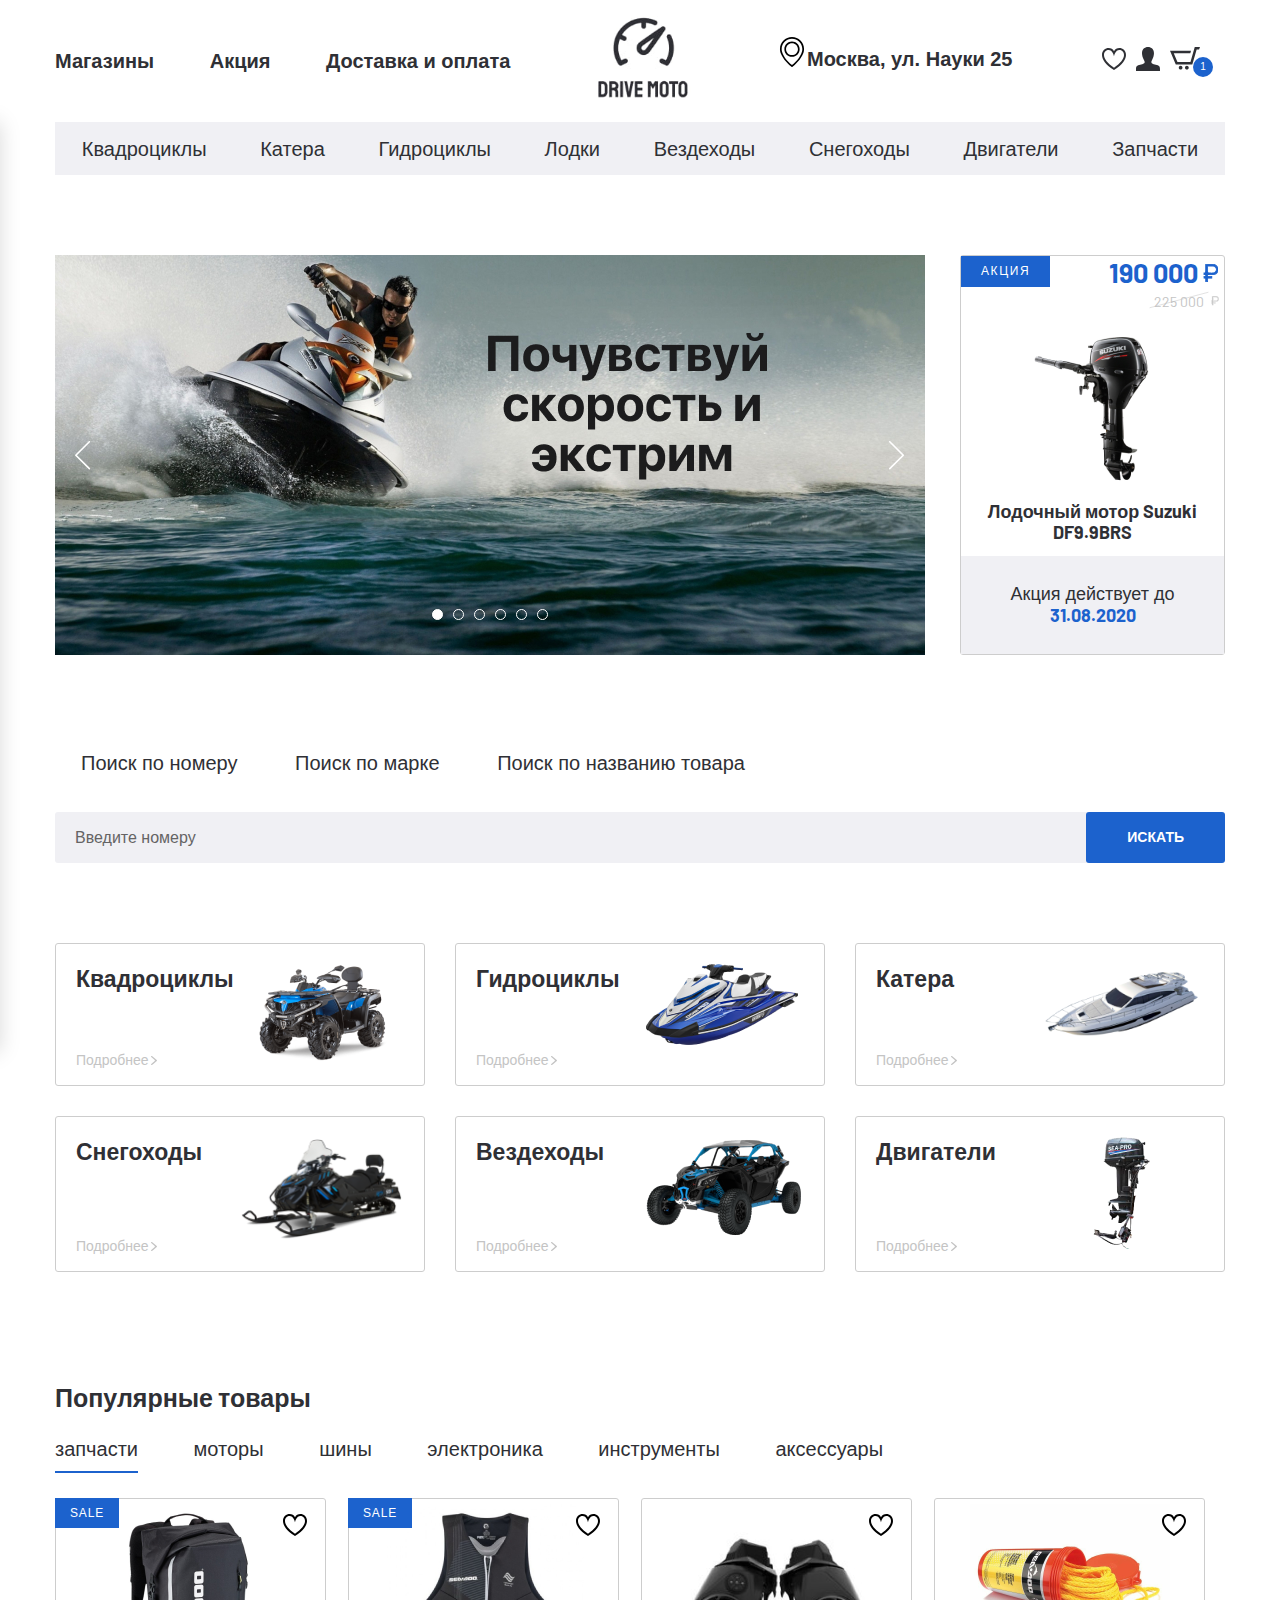
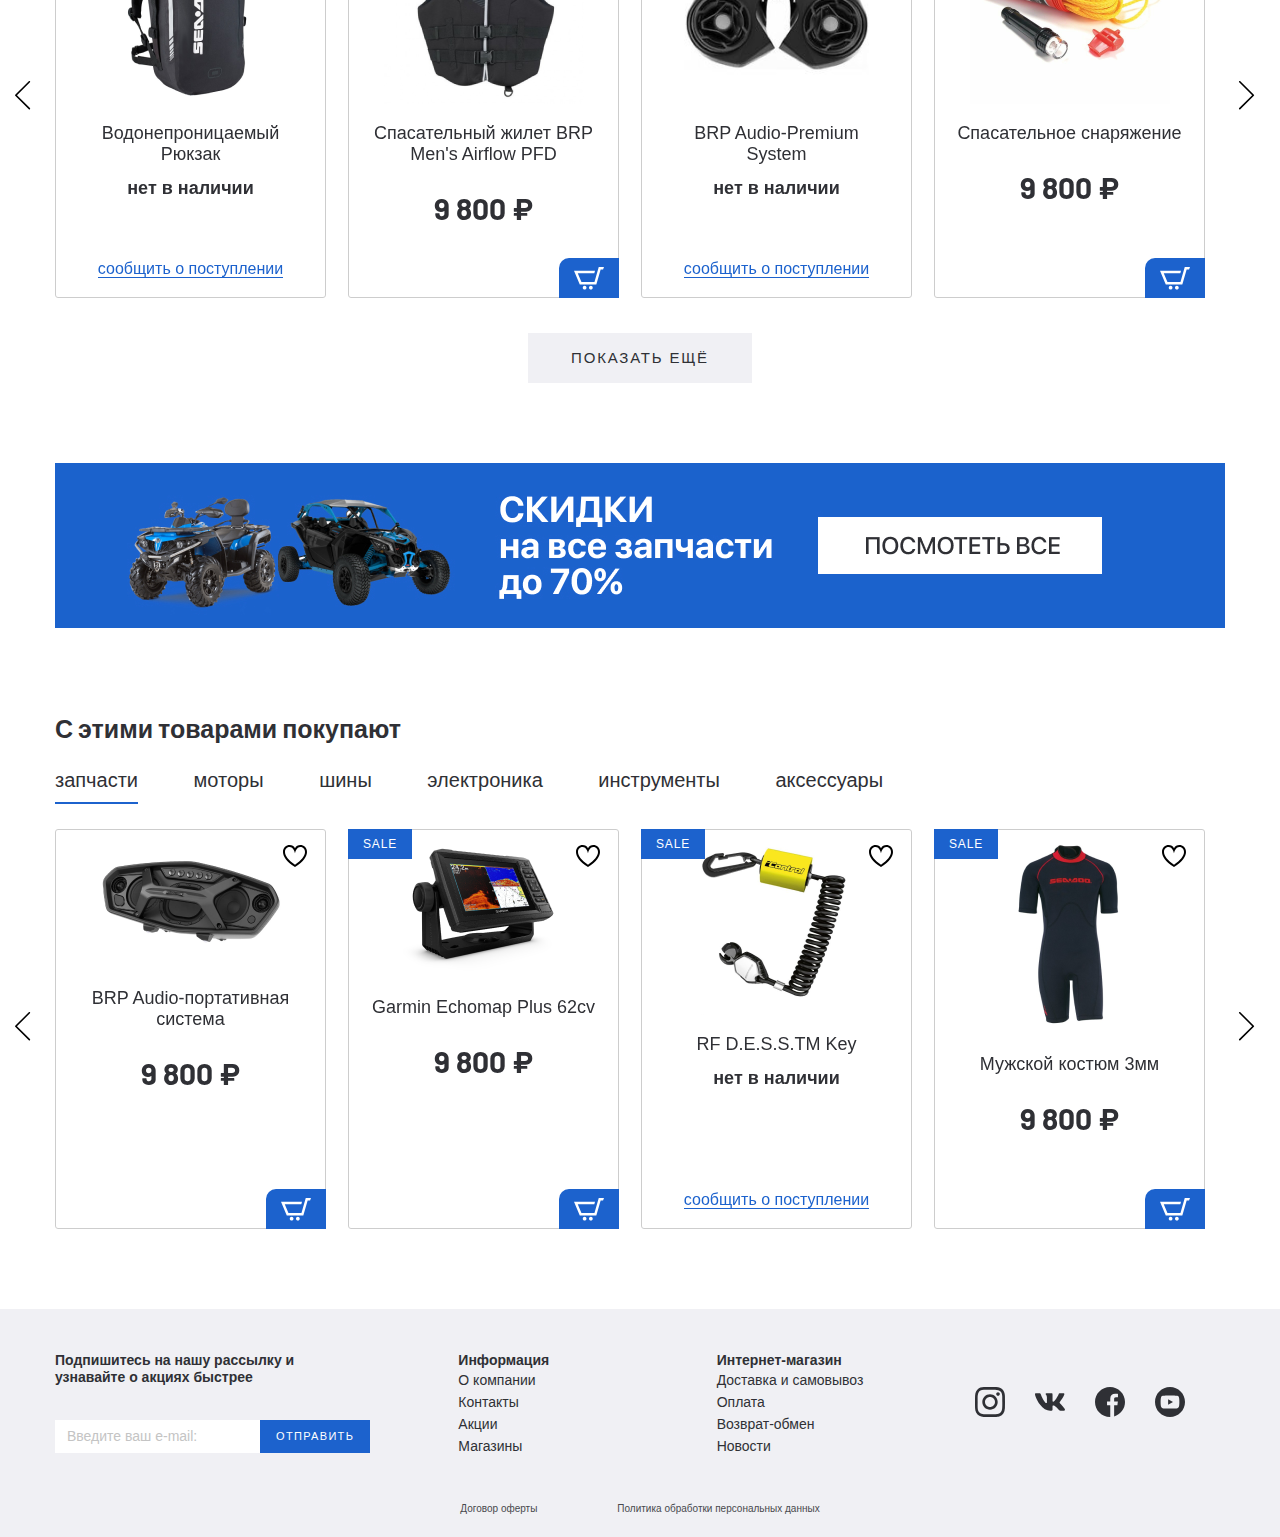
<file: index.html>
<!DOCTYPE html>
<html lang="en">

<head>
    <meta charset="UTF-8">
    <meta name="viewport" content="width=device-width, initial-scale=1.0">
    <title>Document</title>
    <link href="https://fonts.googleapis.com/css2?family=Barlow&display=swap" rel="stylesheet">
    <link rel="preconnect" href="https://fonts.googleapis.com">
    <link rel="preconnect" href="https://fonts.gstatic.com" crossorigin>
    <link rel="stylesheet" href="style/normalize.css">
    <link rel="stylesheet" href="style/slick.css">
    <link rel="stylesheet" href="style/fonts.css">
    <link rel="stylesheet" href="style/ion.rangeSlider.min.css">
    <link rel="stylesheet" href="style/jquery.formstyler.css">
    <link rel="stylesheet" href="style/jquery.formstyler.theme.css">
    <link rel="stylesheet" href="style/jquery.rateyo.min.css">
    <link rel="stylesheet" href="style/style.css">
    <link rel="stylesheet" href="style/media.css">
</head>

<body>


    <header class="header">
        <div class="header__top">
            <div class="container">
                <div class="header__top-inner">
                    <nav class="menu">
                        <button class="menu__btn">
                            <div class="menu__btn-line"></div>
                            <div class="menu__btn-line"></div>
                            <div class="menu__btn-line"></div>
                        </button>
                        <ul class="menu__list">
                            <li class="menu__item">
                                <a class="menu__link">
                                    Магазины 
                                </a>
                            </li>
                            <li class="menu__item">
                                <a class="menu__link">
                                    Акция
                                </a>
                            </li> 
                            <li class="menu__item">
                                <a class="menu__link">
                                    Доставка и оплата
                                </a>
                            </li>
                        </ul>
                    </nav>
                    <a class="logo" href="#">
                        <img class="logo__img" src="image/kjuj.jpg" alt="">
                    </a>
                    <div class="header__box">
                        <p class="header__adress">
                            Москва,  ул. Науки  25
                        </p>
                        <ul class="user-list">
                            <li class="user-list__item">
                                <a class="user-list__link" href="#">
                                    <img src="image/love-icon.svg" alt="">
                                </a>
                            </li>
                            <li class="user-list__item">
                                <a class="user-list__link" href="#">
                                    <img src="image/user-icon.svg" alt="">
                                </a>
                            </li>
                            <li class="user-list__item">
                                <a class="user-list__link basket" href="#">
                                    <img src="image/korzina-icon.svg" alt="">
                                    <p class="basket__num">1</p>
                                </a>
                            </li>
                        </ul>
                    </div>
                </div>
            </div>
        </div>

        <ul class="menu-mobile__list">
            <li class="menu-mobile__item">
                <a class="menu-mobile__link" href="#">
                    <img class="menu-mobile__img" src="image/user-icon.svg" alt="">
                   <p>Войти</p> 
                </a>
            </li>
            <li class="menu-mobile__item">
                <a class="menu-mobile__link" href="#">
                    <img class="menu-mobile__img" src="image/user-icon.svg" alt="">
                   <p>Регистрация</p> 
                </a>
            </li>
            <li class="menu-mobile__item">
                <a class="menu-mobile__link" href="#">
                    <img class="menu-mobile__img" src="image/favorite.svg" alt="">
                   <p>Избранное</p> 
                </a>
            </li>
            <li class="menu-mobile__item">
                <a class="menu-mobile__link" href="#">
                    <img class="menu-mobile__img" src="image/korzina-icon.svg" alt="">
                   <p>Корзина</p> 
                </a>
            </li>
            <li class="menu-mobile__item">
                <a class="menu-mobile__link" href="#">
                    <img class="menu-mobile__img" src="image/house.svg" alt="">
                   <p>Магазины</p> 
                </a>
            </li>
            <li class="menu-mobile__item">
                <a class="menu-mobile__link" href="#">
                    <img class="menu-mobile__img" src="image/procent.svg" alt="">
                   <p>Акции</p> 
                </a>
            </li>
            <li class="menu-mobile__item">
                <a class="menu-mobile__link" href="#">
                    <img class="menu-mobile__img" src="image/box.svg" alt="">
                   <p>Доставка и оплата</p> 
                </a>
            </li>
            <li class="menu-mobile__item">
                <a class="menu-mobile__link" href="#">
                   <p>Квадроциклы</p> 
                </a>
            </li>
            <li class="menu-mobile__item">
                <a class="menu-mobile__link" href="#">
                   <p>Катера</p> 
                </a>
            </li>
            <li class="menu-mobile__item">
                <a class="menu-mobile__link" href="#">
                   <p>Гидроциклы</p> 
                </a>
            </li>
            <li class="menu-mobile__item">
                <a class="menu-mobile__link" href="#">
                   <p>Лодки</p> 
                </a>
            </li>
            <li class="menu-mobile__item">
                <a class="menu-mobile__link" href="#">
                   <p>Вездеходы</p> 
                </a>
            </li>
            <li class="menu-mobile__item">
                <a class="menu-mobile__link" href="#">
                   <p>Снегоходы</p> 
                </a>
            </li>
            <li class="menu-mobile__item">
                <a class="menu-mobile__link" href="#">
                   <p>Двигатели</p> 
                </a>
            </li>
            <li class="menu-mobile__item">
                <a class="menu-mobile__link" href="#">
                   <p>Запчасти</p> 
                </a>
            </li>
        </ul>

        <div class="menu__mobile-linewrapper">
            <ul class="menu__mobile-line">
                <li class="menu__item">
                    <a class="menu__link">
                        Магазины 
                    </a>
                </li>
                <li class="menu__item">
                    <a class="menu__link">
                        Акция
                    </a>
                </li> 
                <li class="menu__item">
                    <a class="menu__link">
                        Доставка и оплата
                    </a>
                </li>
            </ul>
        </div>
        <div class="header__bottom">
            <div class="container">
                    <ul class="menu-categories">
                       <li class="menu-categories__item">
                        <a class="menu-categories__link" href="#">Квадроциклы</a>
                    </li>
                       <li class="menu-categories__item">
                        <a class="menu-categories__link" href="#">Катера</a>
                    </li>
                       <li class="menu-categories__item">
                        <a class="menu-categories__link" href="catalog.html">Гидроциклы</a>
                    </li>
                       <li class="menu-categories__item">
                        <a class="menu-categories__link" href="#">Лодки</a>
                    </li>
                       <li class="menu-categories__item">
                        <a class="menu-categories__link" href="#">Вездеходы</a>
                    </li>
                       <li class="menu-categories__item">
                        <a class="menu-categories__link" href="#">Снегоходы</a>
                    </li>
                       <li class="menu-categories__item">
                        <a class="menu-categories__link" href="#">Двигатели</a>
                    </li>
                       <li class="menu-categories__item">
                        <a class="menu-categories__link" href="#">Запчасти</a>
                    </li>
                    </ul>
                </div>
            </div> 
    </header>


    <section class="banner-section page-section">
        <div class="container">
            <div class="banner-section__inner">
                <div class="banner-section__slider">
                        <div class="banner-section__slider-item">
                            <img class="banner-section__slider-img" src="image/banner-slider.jpg" alt="">
                        </div>
                        <div class="banner-section__slider-item">
                            <img class="banner-section__slider-img" src="image/banner-slider.jpg" alt="">
                        </div>
                        <div class="banner-section__slider-item">
                            <img class="banner-section__slider-img" src="image/banner-slider.jpg" alt="">
                        </div>
                        <div class="banner-section__slider-item">
                            <img class="banner-section__slider-img" src="image/banner-slider.jpg" alt="">
                        </div>
                        <div class="banner-section__slider-item">
                            <img class="banner-section__slider-img" src="image/banner-slider.jpg" alt="">
                        </div>
                        <div class="banner-section__slider-item">
                            <img class="banner-section__slider-img" src="image/banner-slider.jpg" alt="">
                        </div>
                    </div>
                    <a class="banner-section__item sale-item" href="#">
                        <div class="sale-item__top">
                            <div class="sale-item__info">
                                Акция
                            </div>
                            <div class="sale-item__price">
                                <div class="price sale-item__price-new">190 000</div>
                                <div class="price sale-item__price-old">225 000</div>
                            </div>
                        </div>
                            <img class="sale-item__img" src="image/content/sale-1.png" alt="">
                        <h5 class="sale-item__title">
                            Лодочный мотор Suzuki DF9.9BRS
                        </h5>
                        <p class="sale-item__footer">
                            Акция действует до 
                            <span>31.08.2020</span>
                        </p>
                    </a>
                </div>
            </div>
    </section>


    <div class="search page-section">
        <div class="container">
            <div class="search__inner">
                <div class="search__tabs tabs-wrapper">
                    <div class="mobile-overflow">
                        <a class="tab search__tabs-item tab--active" href="#tab-1">Поиск по номеру</a>
                        <a class="tab search__tabs-item" href="#tab-2">Поиск по марке</a>
                        <a class="tab search__tabs-item" href="#tab-3">Поиск по названию товара</a>
                    </div>
                </div>
                <div class="search__content">
                    <div id="tab-1" class="tabs-content search__content-item tabs-content--active">
                        <form class="search__content-form">
                            <input class="search__content-input" type="text" placeholder="Введите номеру">
                            <button class="search__content-btn" type="submit">искать</button>
                        </form>
                    </div>
                    <div id="tab-2" class="tabs-content search__content-item">
                        <form class="search__content-form">
                            <input class="search__content-input" type="text" placeholder="Введите марку">
                            <button class="search__content-btn" type="submit">искать</button>
                        </form>
                    </div>
                    <div id="tab-3" class="tabs-content search__content-item">
                        <form class="search__content-form">
                            <input class="search__content-input" type="text" placeholder="Введите название товара">
                            <button class="search__content-btn" type="submit">искать</button>
                        </form>
                    </div>
                </div>
            </div>
        </div>
    </div>

    <section class="categories page-section">
        <div class="container">
            <div class="categories__inner">
                <a class="categories__item" href="#">
                    <div class="categories__item-info">
                        <h4 class="categories__item-title">Квадроциклы</h4>
                        <p class="categories__item-text">Подробнее</p>
                    </div>
                    <div class="categories__item-img">
                        <img src="image/categories-1.png" alt="">
                    </div>
                </a>
                <a class="categories__item" href="catalog.html">
                    <div class="categories__item-info">
                        <h4 class="categories__item-title">Гидроциклы</h4>
                        <p class="categories__item-text">Подробнее</p>
                    </div>
                    <div class="categories__item-img">
                        <img src="image/categories-2.png" alt="">
                    </div>
                </a>
                <a class="categories__item" href="#">
                    <div class="categories__item-info">
                        <h4 class="categories__item-title">Катера</h4>
                        <p class="categories__item-text">Подробнее</p>
                    </div>
                    <div class="categories__item-img">
                        <img src="image/categories-3.png" alt="">
                    </div>
                </a>
                <a class="categories__item" href="#">
                    <div class="categories__item-info">
                        <h4 class="categories__item-title">Снегоходы</h4>
                        <p class="categories__item-text">Подробнее</p>
                    </div>
                    <div class="categories__item-img">
                        <img src="image/categories-4.png" alt="">
                    </div>
                </a>
                <a class="categories__item" href="#">
                    <div class="categories__item-info">
                        <h4 class="categories__item-title">Вездеходы</h4>
                        <p class="categories__item-text">Подробнее</p>
                    </div>
                    <div class="categories__item-img">
                        <img src="image/categories-5.png" alt=""> 
                    </div>
                </a>
                <a class="categories__item" href="#">
                    <div class="categories__item-info">
                        <h4 class="categories__item-title">Двигатели</h4>
                        <p class="categories__item-text">Подробнее</p>
                    </div>
                    <div class="categories__item-img">
                        <img src="image/categories-6.png" alt="">
                    </div>
                </a>
            </div>
        </div>
    </section>
    
    <section class="products">
        <div class="container">
            <div class="products__inner">
                <h3 class="product__title">
                    Популярные товары
                </h3>
                <div class="tabs-wrapper">
                    <div class="tabs products__tabs mobile-overflow">
                        <a class="tab products__tab tab--active" href="#product-tab-1">запчасти</a>        
                        <a class="tab products__tab" href="#product-tab-2">моторы</a>        
                        <a class="tab products__tab" href="#product-tab-3">шины</a>        
                        <a class="tab products__tab" href="#product-tab-4">электроника</a>        
                        <a class="tab products__tab" href="#product-tab-5">инструменты</a>        
                        <a class="tab products__tab" href="#product-tab-6">аксессуары</a>              
                    </div>
                </div>
                    <div class="tabs-container products__container">
                        <div id="product-tab-1" class="tabs-content products__contant tabs-content--active">
                            <div class="product-slider">
                                <div class="product-slider__item">
                                    <div class="product-item__wrapper product-item__not-available">
                                        <button class="product-item__favorite"></button>
                                        <button class="product-item__basket">
                                            <img src="image/basket-white.svg" alt="">
                                        </button>
                                        <a class="product-item__notify-link" href="#">
                                            <span>сообщить о поступлении</span> 
                                        </a>
                                        <a class="product-item product-item--sale" href="#">
                                            <p class="product-item__hover-text">
                                                посмотреть товар
                                            </p>
                                            <img class="product-item__img" src="image/content/product-1.png" alt="">
                                            <h4 class="product-item__title">
                                                Водонепроницаемый 
                                                Рюкзак
                                            </h4>
                                            <p class="price product-item__price">9 800 ₽</p>
                                            <p class="product-item__notify-text">
                                                нет в наличии
                                            </p>
                                        </a>
                                    </div>
                                </div>
                                <div class="product-slider__item">
                                    <div class="product-item__wrapper">
                                        <button class="product-item__favorite"></button>
                                        <button class="product-item__basket">
                                            <img src="image/basket-white.svg" alt="">
                                        </button>
                                        <a class="product-item__notify-link" href="#">
                                            <span>сообщить о поступлении</span> 
                                        </a>
                                        <a class="product-item product-item--sale" href="#">
                                            <p class="product-item__hover-text">
                                                посмотреть товар
                                            </p>
                                            <img class="product-item__img" src="image/content/jaket.png" alt="">
                                            <h4 class="product-item__title">
                                                Спасательный жилет BRP Men's Airflow PFD
                                            </h4>
                                            <p class="price product-item__price">9 800 ₽</p>
                                            <p class="product-item__notify-text">
                                                нет в наличии
                                            </p>
                                        </a>
                                    </div>
                                </div>
                                <div class="product-slider__item">
                                    <div class="product-item__wrapper product-item__not-available">
                                        <button class="product-item__favorite"></button>
                                        <button class="product-item__basket">
                                            <img src="image/basket-white.svg" alt="">
                                        </button>
                                        <a class="product-item__notify-link" href="#">
                                            <span>сообщить о поступлении</span> 
                                        </a>
                                        <a class="product-item" href="#">
                                            <p class="product-item__hover-text">
                                                посмотреть товар
                                            </p>
                                            <img class="product-item__img" src="image/content/audio.png" alt="">
                                            <h4 class="product-item__title">
                                                BRP Audio-Premium System
                                            </h4>
                                            <p class="price product-item__price">9 800 ₽</p>
                                            <p class="product-item__notify-text">
                                                нет в наличии
                                            </p>
                                        </a>
                                    </div>
                                </div>
                                <div class="product-slider__item">
                                    <div class="product-item__wrapper">
                                        <button class="product-item__favorite"></button>
                                        <button class="product-item__basket">
                                            <img src="image/basket-white.svg" alt="">
                                        </button>
                                        <a class="product-item__notify-link" href="#">
                                            <span>сообщить о поступлении</span> 
                                        </a>
                                        <a class="product-item" href="#">
                                            <p class="product-item__hover-text">
                                                посмотреть товар
                                            </p>
                                            <img class="product-item__img" src="image/content/spase.png" alt="">
                                            <h4 class="product-item__title">
                                                Спасательное
                                                снаряжение
                                            </h4>
                                            <p class="price product-item__price">9 800 ₽</p>
                                            <p class="product-item__notify-text">
                                                нет в наличии
                                            </p>
                                        </a>
                                    </div>
                                </div>
                                <div class="product-slider__item">
                                    <div class="product-item__wrapper">
                                        <button class="product-item__favorite"></button>
                                        <button class="product-item__basket">
                                            <img src="image/basket-white.svg" alt="">
                                        </button>
                                        <a class="product-item__notify-link" href="#">
                                            <span>сообщить о поступлении</span> 
                                        </a>
                                        <a class="product-item product-item--sale" href="#">
                                            <p class="product-item__hover-text">
                                                посмотреть товар
                                            </p>
                                            <img class="product-item__img" src="image/content/product-1.png" alt="">
                                            <h4 class="product-item__title">
                                                Водонепроницаемый 
                                                Рюкзак
                                            </h4>
                                            <p class="price product-item__price">9 800 ₽</p>
                                            <p class="product-item__notify-text">
                                                нет в наличии
                                            </p>
                                        </a>
                                    </div>
                                </div>
                            </div>
                        </div>
                        <div id="product-tab-2" class="tabs-content products__contant">
                            <div class="product-slider">
                                <div class="product-slider__item">
                                    <div class="product-item__wrapper">
                                        <button class="product-item__favorite"></button>
                                        <button class="product-item__basket">
                                            <img src="image/basket-white.svg" alt="">
                                        </button>
                                        <a class="product-item__notify-link" href="#">
                                            <span>сообщить о поступлении</span> 
                                        </a>
                                        <a class="product-item" href="#">
                                            <p class="product-item__hover-text">
                                                посмотреть товар
                                            </p>
                                            <img class="product-item__img" src="image/content/brp-audio.png" alt="">
                                            <h4 class="product-item__title">
                                                BRP Audio-портативная система
                                            </h4>
                                            <p class="price product-item__price">9 800 ₽</p>
                                            <p class="product-item__notify-text">
                                                нет в наличии
                                            </p>
                                        </a>
                                    </div>
                                </div>
                                <div class="product-slider__item">
                                    <div class="product-item__wrapper">
                                        <button class="product-item__favorite"></button>
                                        <button class="product-item__basket">
                                            <img src="image/basket-white.svg" alt="">
                                        </button>
                                        <a class="product-item__notify-link" href="#">
                                            <span>сообщить о поступлении</span> 
                                        </a>
                                        <a class="product-item product-item--sale" href="#">
                                            <p class="product-item__hover-text">
                                                посмотреть товар
                                            </p>
                                            <img class="product-item__img" src="image/content/gaming-plus.png" alt="">
                                            <h4 class="product-item__title">
                                                Garmin Echomap Plus 62cv
                                            </h4>
                                            <p class="price product-item__price">9 800 ₽</p>
                                            <p class="product-item__notify-text">
                                                нет в наличии
                                            </p>
                                        </a>
                                    </div>
                                </div>
                                <div class="product-slider__item">
                                    <div class="product-item__wrapper product-item__not-available">
                                        <button class="product-item__favorite"></button>
                                        <button class="product-item__basket">
                                            <img src="image/basket-white.svg" alt="">
                                        </button>
                                        <a class="product-item__notify-link" href="#">
                                            <span>сообщить о поступлении</span> 
                                        </a>
                                        <a class="product-item product-item--sale" href="#">
                                            <p class="product-item__hover-text">
                                                посмотреть товар
                                            </p>
                                            <img class="product-item__img" src="image/content/key.png" alt="">
                                            <h4 class="product-item__title">
                                                RF D.E.S.S.TM Key   
                                            </h4>
                                            <p class="price product-item__price">9 800 ₽</p>
                                            <p class="product-item__notify-text">
                                                нет в наличии
                                            </p>
                                        </a>
                                    </div>
                                </div>
                                <div class="product-slider__item">
                                    <div class="product-item__wrapper">
                                        <button class="product-item__favorite"></button>
                                        <button class="product-item__basket">
                                            <img src="image/basket-white.svg" alt="">
                                        </button>
                                        <a class="product-item__notify-link" href="#">
                                            <span>сообщить о поступлении</span> 
                                        </a>
                                        <a class="product-item product-item--sale" href="#">
                                            <p class="product-item__hover-text">
                                                посмотреть товар
                                            </p>
                                            <img class="product-item__img" src="image/content/castome.png" alt="">
                                            <h4 class="product-item__title">
                                                Мужской костюм
                                                3мм
                                            </h4>
                                            <p class="price product-item__price">9 800 ₽</p>
                                            <p class="product-item__notify-text">
                                                нет в наличии
                                            </p>
                                        </a>
                                    </div>
                                </div>
                                <div class="product-slider__item">
                                    <div class="product-item__wrapper ">
                                        <button class="product-item__favorite"></button>
                                        <button class="product-item__basket">
                                            <img src="image/basket-white.svg" alt="">
                                        </button>
                                        <a class="product-item__notify-link" href="#">
                                            <span>сообщить о поступлении</span> 
                                        </a>
                                        <a class="product-item" href="#">
                                            <p class="product-item__hover-text">
                                                посмотреть товар
                                            </p>
                                            <img class="product-item__img" src="image/content/product-1.png" alt="">
                                            <h4 class="product-item__title">
                                                Водонепроницаемый 
                                                Рюкзак
                                            </h4>
                                            <p class="price product-item__price">9 800 ₽</p>
                                            <p class="product-item__notify-text">
                                                нет в наличии
                                            </p>
                                        </a>
                                    </div>
                                </div>
                            </div>
                        </div>
                        <div id="product-tab-3" class="tabs-content products__contant">slider-3</div>
                        <div id="product-tab-4" class="tabs-content products__contant">slider-4</div>
                        <div id="product-tab-5" class="tabs-content products__contant">slider-5</div>
                        <div id="product-tab-6" class="tabs-content products__contant">slider-6</div>
                    </div>
                <div class="product__more">
                    <a class="product__more-link" href="#">Показать ещё</a>
                </div>
            </div>
        </div>
    </section>

    <div class="banner">
        <div class="container">
            <a class="banner__link" href="#">
                <img src="image/content/banner.jpg" alt="">
            </a>
        </div>
    </div>


    <section class="products">
            <div class="container">
                <div class="products__inner">
                    <h3 class="product__title">
                        С этими товарами покупают
                    </h3>
                    <div class="tabs-wrapper">
                        <div class="tabs products__tabs mobile-overflow">
                            <a class="tab products__tab tab--active" href="#popular-tab-1">запчасти</a>        
                            <a class="tab products__tab" href="#popular-tab-2">моторы</a>        
                            <a class="tab products__tab" href="#popular-tab-3">шины</a>        
                            <a class="tab products__tab" href="#popular-tab-4">электроника</a>        
                            <a class="tab products__tab" href="#popular-tab-5">инструменты</a>        
                            <a class="tab products__tab" href="#popular-tab-6">аксессуары</a>              
                        </div>
                    </div>
                        <div class="tabs-container products__container">
                            <div id="popular-tab-1" class="tabs-content products__contant tabs-content--active">
                                <div class="product-slider">
                                    <div class="product-slider__item">
                                        <div class="product-item__wrapper">
                                            <button class="product-item__favorite"></button>
                                            <button class="product-item__basket">
                                                <img src="image/basket-white.svg" alt="">
                                            </button>
                                            <a class="product-item__notify-link" href="#">
                                                <span>сообщить о поступлении</span> 
                                            </a>
                                            <a class="product-item" href="#">
                                                <p class="product-item__hover-text">
                                                    посмотреть товар
                                                </p>
                                                <img class="product-item__img" src="image/content/brp-audio.png" alt="">
                                                <h4 class="product-item__title">
                                                    BRP Audio-портативная система
                                                </h4>
                                                <p class="price product-item__price">9 800 ₽</p>
                                                <p class="product-item__notify-text">
                                                    нет в наличии
                                                </p>
                                            </a>
                                        </div>
                                    </div>
                                    <div class="product-slider__item">
                                        <div class="product-item__wrapper">
                                            <button class="product-item__favorite"></button>
                                            <button class="product-item__basket">
                                                <img src="image/basket-white.svg" alt="">
                                            </button>
                                            <a class="product-item__notify-link" href="#">
                                                <span>сообщить о поступлении</span> 
                                            </a>
                                            <a class="product-item product-item--sale" href="#">
                                                <p class="product-item__hover-text">
                                                    посмотреть товар
                                                </p>
                                                <img class="product-item__img" src="image/content/gaming-plus.png" alt="">
                                                <h4 class="product-item__title">
                                                    Garmin Echomap Plus 62cv
                                                </h4>
                                                <p class="price product-item__price">9 800 ₽</p>
                                                <p class="product-item__notify-text">
                                                    нет в наличии
                                                </p>
                                            </a>
                                        </div>
                                    </div>
                                    <div class="product-slider__item">
                                        <div class="product-item__wrapper product-item__not-available">
                                            <button class="product-item__favorite"></button>
                                            <button class="product-item__basket">
                                                <img src="image/basket-white.svg" alt="">
                                            </button>
                                            <a class="product-item__notify-link" href="#">
                                                <span>сообщить о поступлении</span> 
                                            </a>
                                            <a class="product-item product-item--sale" href="#">
                                                <p class="product-item__hover-text">
                                                    посмотреть товар
                                                </p>
                                                <img class="product-item__img" src="image/content/key.png" alt="">
                                                <h4 class="product-item__title">
                                                    RF D.E.S.S.TM Key
                                                </h4>
                                                <p class="price product-item__price">9 800 ₽</p>
                                                <p class="product-item__notify-text">
                                                    нет в наличии
                                                </p>
                                            </a>
                                        </div>
                                    </div>
                                    <div class="product-slider__item">
                                        <div class="product-item__wrapper">
                                            <button class="product-item__favorite"></button>
                                            <button class="product-item__basket">
                                                <img src="image/basket-white.svg" alt="">
                                            </button>
                                            <a class="product-item__notify-link" href="#">
                                                <span>сообщить о поступлении</span> 
                                            </a>
                                            <a class="product-item product-item--sale" href="#">
                                                <p class="product-item__hover-text">
                                                    посмотреть товар
                                                </p>
                                                <img class="product-item__img" src="image/content/castome.png" alt="">
                                                <h4 class="product-item__title">
                                                    Мужской костюм
                                                    3мм
                                                </h4>
                                                <p class="price product-item__price">9 800 ₽</p>
                                                <p class="product-item__notify-text">
                                                    нет в наличии
                                                </p>
                                            </a>
                                        </div>
                                    </div>
                                    <div class="product-slider__item">
                                        <div class="product-item__wrapper ">
                                            <button class="product-item__favorite"></button>
                                            <button class="product-item__basket">
                                                <img src="image/basket-white.svg" alt="">
                                            </button>
                                            <a class="product-item__notify-link" href="#">
                                                <span>сообщить о поступлении</span> 
                                            </a>
                                            <a class="product-item" href="#">
                                                <p class="product-item__hover-text">
                                                    посмотреть товар
                                                </p>
                                                <img class="product-item__img" src="image/content/product-1.png" alt="">
                                                <h4 class="product-item__title">
                                                    Водонепроницаемый 
                                                    Рюкзак
                                                </h4>
                                                <p class="price product-item__price">9 800 ₽</p>
                                                <p class="product-item__notify-text">
                                                    нет в наличии
                                                </p>
                                            </a>
                                        </div>
                                    </div>
                                </div>
                            </div>
                            <div id="popular-tab-2" class="tabs-content products__contant">
                                <div class="product-slider">
                                    <div class="product-slider__item">
                                        <div class="product-item__wrapper">
                                            <button class="product-item__favorite"></button>
                                            <button class="product-item__basket">
                                                <img src="image/basket-white.svg" alt="">
                                            </button>
                                            <a class="product-item__notify-link" href="#">
                                                <span>сообщить о поступлении</span> 
                                            </a>
                                            <a class="product-item" href="#">
                                                <p class="product-item__hover-text">
                                                    посмотреть товар
                                                </p>
                                                <img class="product-item__img" src="image/content/product-1.png" alt="">
                                                <h4 class="product-item__title">
                                                    Водонепроницаемый 
                                                    Рюкзак
                                                </h4>
                                                <p class="price product-item__price">9 800 ₽</p>
                                                <p class="product-item__notify-text">
                                                    нет в наличии
                                                </p>
                                            </a>
                                        </div>
                                    </div>
                                    <div class="product-slider__item">
                                        <div class="product-item__wrapper">
                                            <button class="product-item__favorite"></button>
                                            <button class="product-item__basket">
                                                <img src="image/basket-white.svg" alt="">
                                            </button>
                                            <a class="product-item__notify-link" href="#">
                                                <span>сообщить о поступлении</span> 
                                            </a>
                                            <a class="product-item product-item--sale" href="#">
                                                <p class="product-item__hover-text">
                                                    посмотреть товар
                                                </p>
                                                <img class="product-item__img" src="image/content/product-1.png" alt="">
                                                <h4 class="product-item__title">
                                                    Водонепроницаемый 
                                                    Рюкзак
                                                </h4>
                                                <p class="price product-item__price">9 800 ₽</p>
                                                <p class="product-item__notify-text">
                                                    нет в наличии
                                                </p>
                                            </a>
                                        </div>
                                    </div>
                                    <div class="product-slider__item">
                                        <div class="product-item__wrapper product-item__not-available">
                                            <button class="product-item__favorite"></button>
                                            <button class="product-item__basket">
                                                <img src="image/basket-white.svg" alt="">
                                            </button>
                                            <a class="product-item__notify-link" href="#">
                                                <span>сообщить о поступлении</span> 
                                            </a>
                                            <a class="product-item product-item--sale" href="#">
                                                <p class="product-item__hover-text">
                                                    посмотреть товар
                                                </p>
                                                <img class="product-item__img" src="image/content/product-1.png" alt="">
                                                <h4 class="product-item__title">
                                                    Водонепроницаемый 
                                                    Рюкзак
                                                </h4>
                                                <p class="price product-item__price">9 800 ₽</p>
                                                <p class="product-item__notify-text">
                                                    нет в наличии
                                                </p>
                                            </a>
                                        </div>
                                    </div>
                                    <div class="product-slider__item">
                                        <div class="product-item__wrapper">
                                            <button class="product-item__favorite"></button>
                                            <button class="product-item__basket">
                                                <img src="image/basket-white.svg" alt="">
                                            </button>
                                            <a class="product-item__notify-link" href="#">
                                                <span>сообщить о поступлении</span> 
                                            </a>
                                            <a class="product-item product-item--sale" href="#">
                                                <p class="product-item__hover-text">
                                                    посмотреть товар
                                                </p>
                                                <img class="product-item__img" src="image/content/product-1.png" alt="">
                                                <h4 class="product-item__title">
                                                    Водонепроницаемый 
                                                    Рюкзак
                                                </h4>
                                                <p class="price product-item__price">9 800 ₽</p>
                                                <p class="product-item__notify-text">
                                                    нет в наличии
                                                </p>
                                            </a>
                                        </div>
                                    </div>
                                    <div class="product-slider__item">
                                        <div class="product-item__wrapper ">
                                            <button class="product-item__favorite"></button>
                                            <button class="product-item__basket">
                                                <img src="image/basket-white.svg" alt="">
                                            </button>
                                            <a class="product-item__notify-link" href="#">
                                                <span>сообщить о поступлении</span> 
                                            </a>
                                            <a class="product-item" href="#">
                                                <p class="product-item__hover-text">
                                                    посмотреть товар
                                                </p>
                                                <img class="product-item__img" src="image/content/product-1.png" alt="">
                                                <h4 class="product-item__title">
                                                    Водонепроницаемый 
                                                    Рюкзак
                                                </h4>
                                                <p class="price product-item__price">9 800 ₽</p>
                                                <p class="product-item__notify-text">
                                                    нет в наличии
                                                </p>
                                            </a>
                                        </div>
                                    </div>
                                    <div class="product-slider__item">
                                        <div class="product-item__wrapper product-item__not-available">
                                            <button class="product-item__favorite"></button>
                                            <button class="product-item__basket">
                                                <img src="image/basket-white.svg" alt="">
                                            </button>
                                            <a class="product-item__notify-link" href="#">
                                                <span>сообщить о поступлении</span> 
                                            </a>
                                            <a class="product-item product-item--sale" href="#">
                                                <p class="product-item__hover-text">
                                                    посмотреть товар
                                                </p>
                                                <img class="product-item__img" src="image/content/product-1.png" alt="">
                                                <h4 class="product-item__title">
                                                    Водонепроницаемый 
                                                    Рюкзак
                                                </h4>
                                                <p class="price product-item__price">9 800 ₽</p>
                                                <p class="product-item__notify-text">
                                                    нет в наличии
                                                </p>
                                            </a>
                                        </div>
                                    </div>
                                    <div class="product-slider__item">
                                        <div class="product-item__wrapper product-item__not-available">
                                            <button class="product-item__favorite"></button>
                                            <button class="product-item__basket">
                                                <img src="image/basket-white.svg" alt="">
                                            </button>
                                            <a class="product-item__notify-link" href="#">
                                                <span>сообщить о поступлении</span> 
                                            </a>
                                            <a class="product-item product-item--sale" href="#">
                                                <p class="product-item__hover-text">
                                                    посмотреть товар
                                                </p>
                                                <img class="product-item__img" src="image/content/product-1.png" alt="">
                                                <h4 class="product-item__title">
                                                    Водонепроницаемый 
                                                    Рюкзак
                                                </h4>
                                                <p class="price product-item__price">9 800 ₽</p>
                                                <p class="product-item__notify-text">
                                                    нет в наличии
                                                </p>
                                            </a>
                                        </div>
                                    </div>
                                </div>
                            </div>
                            <div id="popular-tab-3" class="tabs-content products__contant">slider-3</div>
                            <div id="popular-tab-4" class="tabs-content products__contant">slider-4</div>
                            <div id="popular-tab-5" class="tabs-content products__contant">slider-5</div>
                            <div id="popular-tab-6" class="tabs-content products__contant">slider-6</div>
                        </div>
                    </div>
                </div>
        </section> 


    <footer class="footer">
        <div class="container">
            <div class="footer__top">
                <div class="footer__top-inner">
                    <div class="footer__top-item footer__top-newslatter">
                        <h6 class="footer__top-title">
                            Подпишитесь на нашу рассылку 
                            и узнавайте о акциях быстрее
                        </h6>
                        <form class="footer-form">
                            <input class="footer-form__input" type="text" placeholder="Введите ваш e-mail:">
                            <button class="footer-form__btn" type="submit">Отправить</button>
                        </form>
                    </div>
                    <div class="footer__top-item footer__top-itemdrop">
                        <h6 class="footer__top-title footer__topdrop">
                            Информация
                        </h6>
                        <ul class="footer-list">
                            <li class="footer-list__item"><a href="#">О компании</a></li>
                            <li class="footer-list__item"><a href="#">Контакты</a></li>
                            <li class="footer-list__item"><a href="#">Акции</a></li>
                            <li class="footer-list__item"><a href="#">Магазины</a></li>
                        </ul>
                    </div>
                    <div class="footer__top-item">
                        <h6 class="footer__top-title footer__topdrop">
                            Интернет-магазин
                        </h6>
                        <ul class="footer-list">
                            <li class="footer-list__item"><a href="#">Доставка и самовывоз</a></li>
                            <li class="footer-list__item"><a href="#">Оплата</a></li>
                            <li class="footer-list__item"><a href="#">Возврат-обмен</a></li>
                            <li class="footer-list__item"><a href="#">Новости</a></li>
                        </ul>
                    </div>
                    <div class="footer__top-item footer__top-social">
                        <ul class="social-list">
                            <li class="social-list__item">
                                <a href="#">
                                <img src="image/instagram.svg" alt="">
                                </a>
                            </li>
                                <li class="social-list__item">
                                <a href="#">
                                <img src="image/vkontakte.svg" alt="">
                                </a>
                            </li>
                            <li class="social-list__item">
                                <a href="#">
                                <img src="image/facebook.svg" alt="">
                                </a>
                            </li>
                            <li class="social-list__item">
                                <a href="#">
                                <img src="image/youtube.svg" alt="">
                                </a>
                            </li>
                        </ul>
                    </div>
                </div>
            </div>
            <div class="footer__bottom">
                <a class="footer__bottom-link" href="#">
                    Договор оферты
                </a>
                <a class="footer__bottom-link" href="#">
                    Политика обработки персональных данных
                </a>
            </div> 
        </div>
    </footer>
        
    <script src="https://ajax.googleapis.com/ajax/libs/jquery/3.4.1/jquery.min.js"></script>
    <script src="js/slick.min.js"></script>
    <script src="js/ion.rangeSlider.min.js"></script>
    <script src="js/jquery.formstyler.min.js"></script>
    <script src="js/jquery.rateyo.min.js"></script>
    <script src="js/main.js"></script>
</body>

</html>
</file>
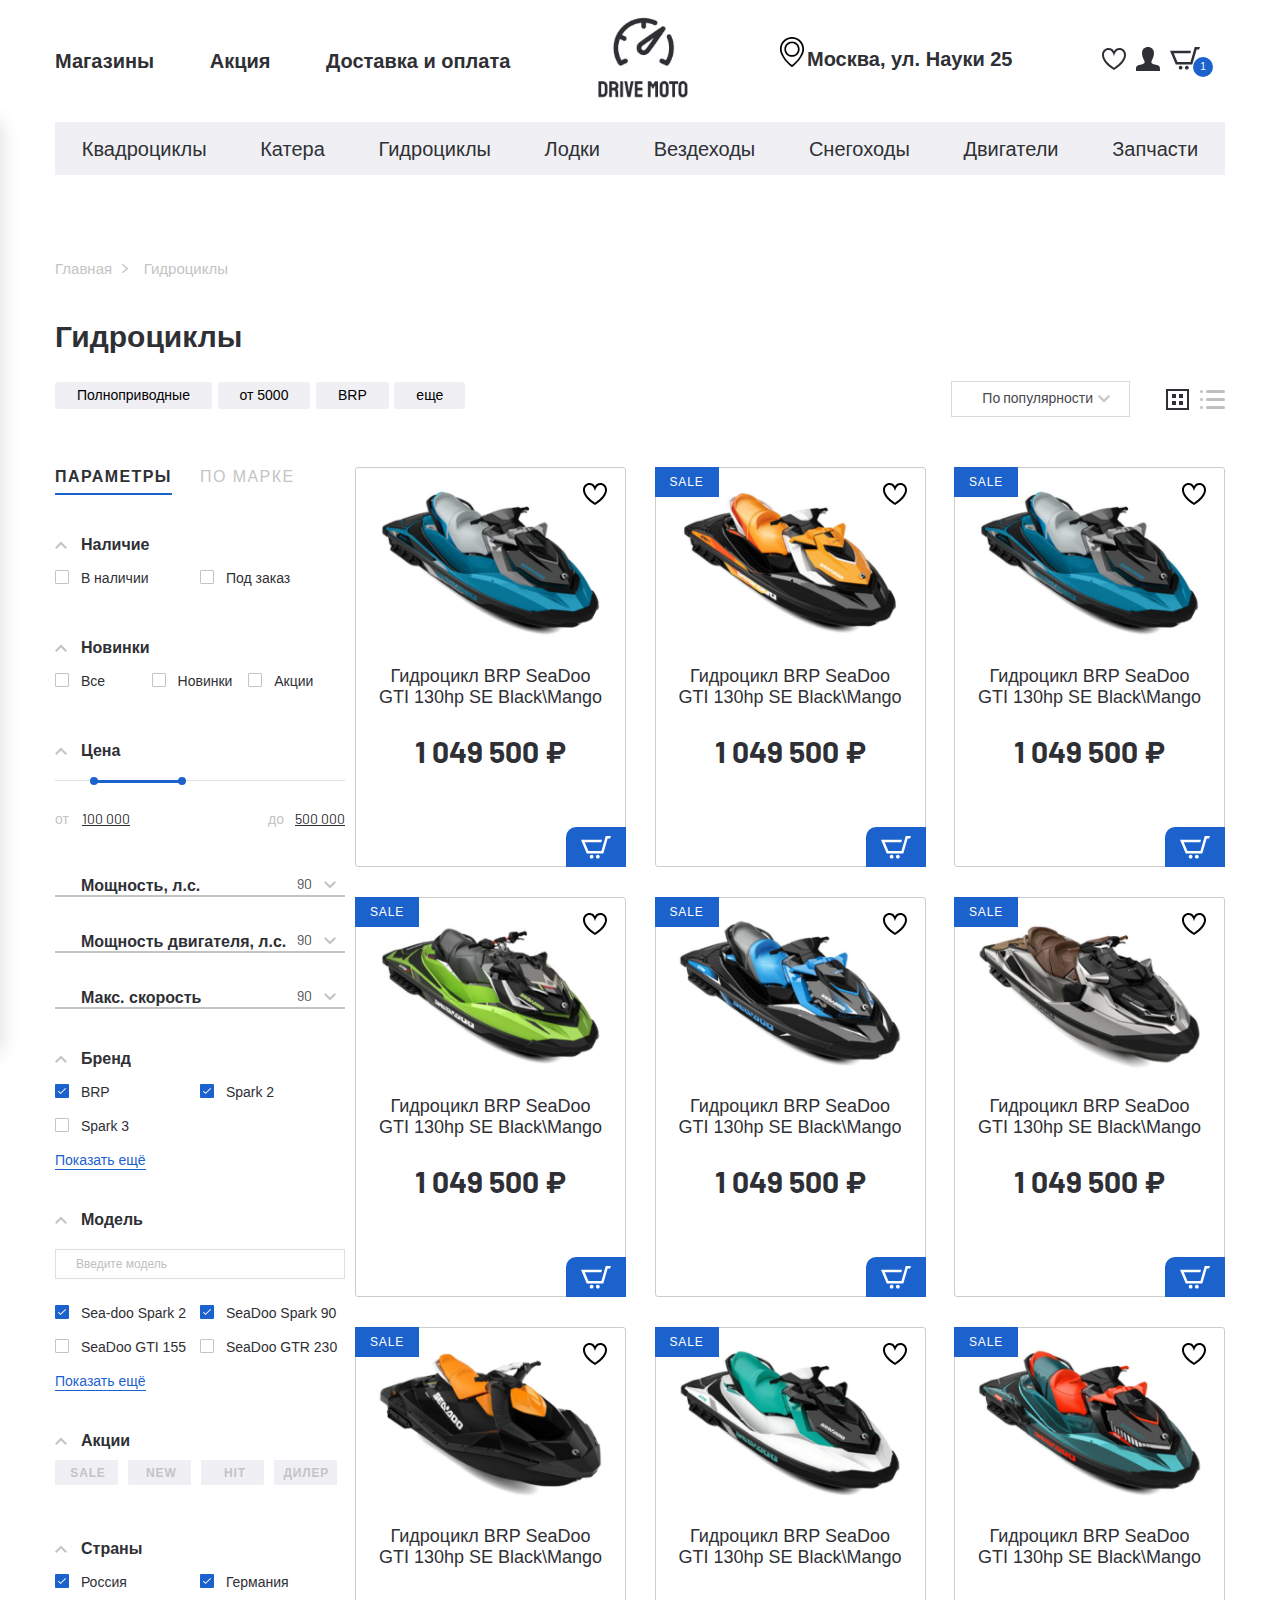
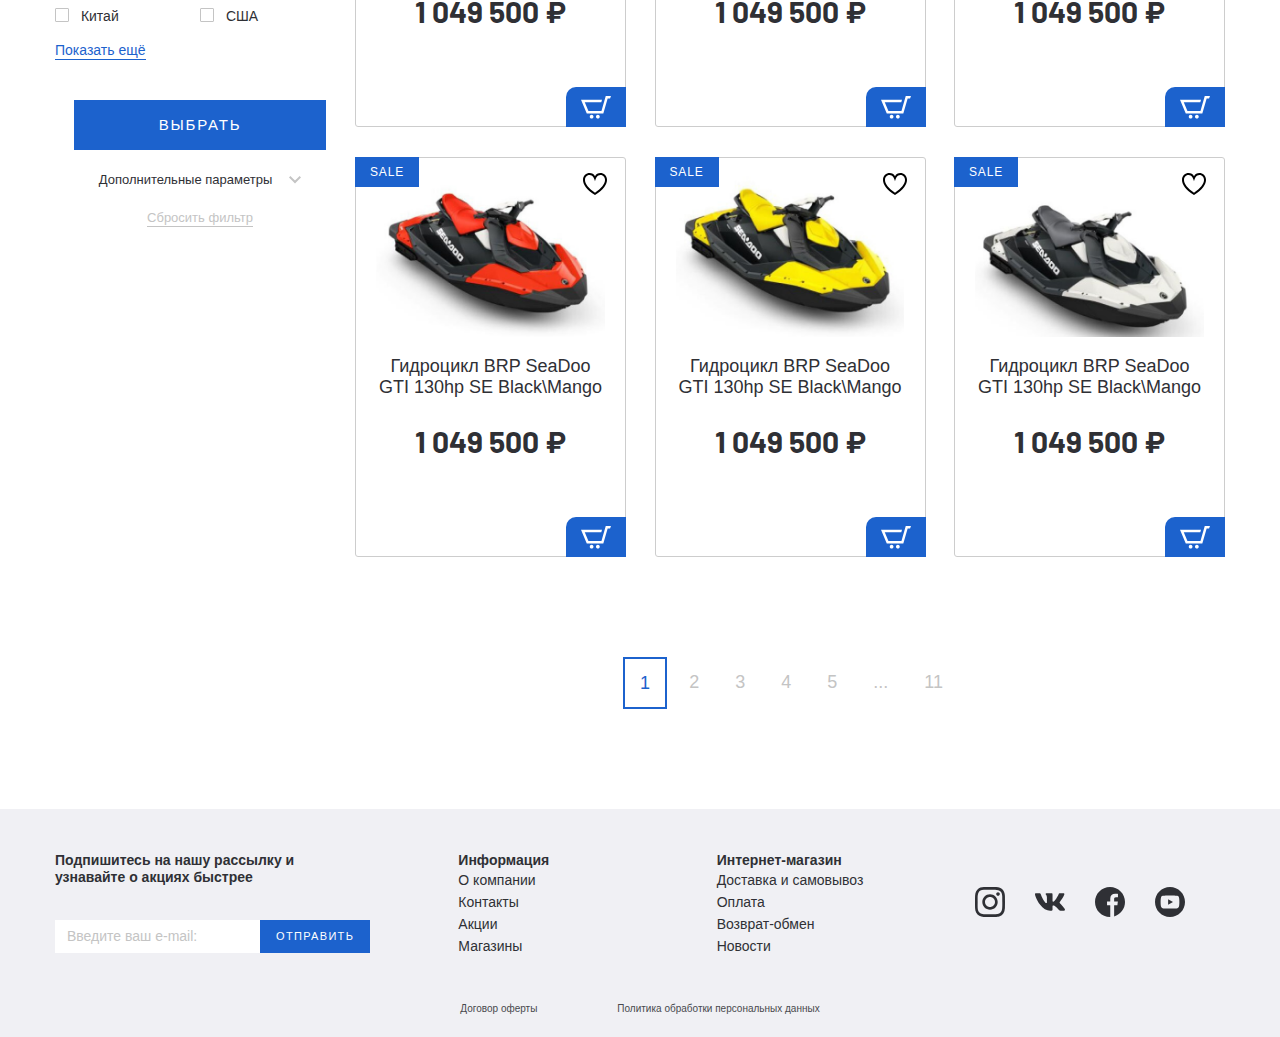
<file: catalog.html>
<!DOCTYPE html>
<html lang="en">

<head>
    <meta charset="UTF-8">
    <meta name="viewport" content="width=device-width, initial-scale=1.0">
    <title>Document</title>
    <link href="https://fonts.googleapis.com/css2?family=Barlow&display=swap" rel="stylesheet">
    <link rel="preconnect" href="https://fonts.googleapis.com">
    <link rel="preconnect" href="https://fonts.gstatic.com" crossorigin>
    <link rel="stylesheet" href="style/normalize.css">
    <link rel="stylesheet" href="style/slick.css">
    <link rel="stylesheet" href="style/fonts.css">
    <link rel="stylesheet" href="style/ion.rangeSlider.min.css">
    <link rel="stylesheet" href="style/jquery.formstyler.css">
    <link rel="stylesheet" href="style/jquery.formstyler.theme.css">
    <link rel="stylesheet" href="style/jquery.rateyo.min.css">
    <link rel="stylesheet" href="style/style.css">
    <link rel="stylesheet" href="style/media.css">
</head>

<body>


    <header class="header">
        <div class="header__top">
            <div class="container">
                <div class="header__top-inner">
                    <nav class="menu">
                        <button class="menu__btn">
                            <div class="menu__btn-line"></div>
                            <div class="menu__btn-line"></div>
                            <div class="menu__btn-line"></div>
                        </button>
                        <ul class="menu__list">
                            <li class="menu__item">
                                <a class="menu__link">
                                    Магазины 
                                </a>
                            </li>
                            <li class="menu__item">
                                <a class="menu__link">
                                    Акция
                                </a>
                            </li> 
                            <li class="menu__item">
                                <a class="menu__link">
                                    Доставка и оплата
                                </a>
                            </li>
                        </ul>
                    </nav>
                    <a class="logo" href="index.html">
                        <img class="logo__img" src="image/kjuj.jpg" alt="">
                    </a>
                    <div class="header__box">
                        <p class="header__adress">
                            Москва,  ул. Науки  25
                        </p>
                        <ul class="user-list">
                            <li class="user-list__item">
                                <a class="user-list__link" href="#">
                                    <img src="image/love-icon.svg" alt="">
                                </a>
                            </li>
                            <li class="user-list__item">
                                <a class="user-list__link" href="#">
                                    <img src="image/user-icon.svg" alt="">
                                </a>
                            </li>
                            <li class="user-list__item">
                                <a class="user-list__link basket" href="#">
                                    <img src="image/korzina-icon.svg" alt="">
                                    <p class="basket__num">1</p>
                                </a>
                            </li>
                        </ul>
                    </div>
                </div>
            </div>
        </div>

        <ul class="menu-mobile__list">
            <li class="menu-mobile__item">
                <a class="menu-mobile__link" href="#">
                    <img class="menu-mobile__img" src="image/user-icon.svg" alt="">
                   <p>Войти</p> 
                </a>
            </li>
            <li class="menu-mobile__item">
                <a class="menu-mobile__link" href="#">
                    <img class="menu-mobile__img" src="image/user-icon.svg" alt="">
                   <p>Регистрация</p> 
                </a>
            </li>
            <li class="menu-mobile__item">
                <a class="menu-mobile__link" href="#">
                    <img class="menu-mobile__img" src="image/favorite.svg" alt="">
                   <p>Избранное</p> 
                </a>
            </li>
            <li class="menu-mobile__item">
                <a class="menu-mobile__link" href="#">
                    <img class="menu-mobile__img" src="image/korzina-icon.svg" alt="">
                   <p>Корзина</p> 
                </a>
            </li>
            <li class="menu-mobile__item">
                <a class="menu-mobile__link" href="#">
                    <img class="menu-mobile__img" src="image/house.svg" alt="">
                   <p>Магазины</p> 
                </a>
            </li>
            <li class="menu-mobile__item">
                <a class="menu-mobile__link" href="#">
                    <img class="menu-mobile__img" src="image/procent.svg" alt="">
                   <p>Акции</p> 
                </a>
            </li>
            <li class="menu-mobile__item">
                <a class="menu-mobile__link" href="#">
                    <img class="menu-mobile__img" src="image/box.svg" alt="">
                   <p>Доставка и оплата</p> 
                </a>
            </li>
            <li class="menu-mobile__item">
                <a class="menu-mobile__link" href="#">
                   <p>Квадроциклы</p> 
                </a>
            </li>
            <li class="menu-mobile__item">
                <a class="menu-mobile__link" href="#">
                   <p>Катера</p> 
                </a>
            </li>
            <li class="menu-mobile__item">
                <a class="menu-mobile__link" href="#">
                   <p>Гидроциклы</p> 
                </a>
            </li>
            <li class="menu-mobile__item">
                <a class="menu-mobile__link" href="#">
                   <p>Лодки</p> 
                </a>
            </li>
            <li class="menu-mobile__item">
                <a class="menu-mobile__link" href="#">
                   <p>Вездеходы</p> 
                </a>
            </li>
            <li class="menu-mobile__item">
                <a class="menu-mobile__link" href="#">
                   <p>Снегоходы</p> 
                </a>
            </li>
            <li class="menu-mobile__item">
                <a class="menu-mobile__link" href="#">
                   <p>Двигатели</p> 
                </a>
            </li>
            <li class="menu-mobile__item">
                <a class="menu-mobile__link" href="#">
                   <p>Запчасти</p> 
                </a>
            </li>
        </ul>

        <div class="menu__mobile-linewrapper">
            <ul class="menu__mobile-line">
                <li class="menu__item">
                    <a class="menu__link">
                        Магазины 
                    </a>
                </li>
                <li class="menu__item">
                    <a class="menu__link">
                        Акция
                    </a>
                </li> 
                <li class="menu__item">
                    <a class="menu__link">
                        Доставка и оплата
                    </a>
                </li>
            </ul>
        </div>
        <div class="header__bottom">
            <div class="container">
                    <ul class="menu-categories">
                       <li class="menu-categories__item">
                        <a class="menu-categories__link" href="#">Квадроциклы</a>
                    </li>
                       <li class="menu-categories__item">
                        <a class="menu-categories__link" href="#">Катера</a>
                    </li>
                       <li class="menu-categories__item">
                        <a class="menu-categories__link" href="#">Гидроциклы</a>
                    </li>
                       <li class="menu-categories__item">
                        <a class="menu-categories__link" href="#">Лодки</a>
                    </li>
                       <li class="menu-categories__item">
                        <a class="menu-categories__link" href="#">Вездеходы</a>
                    </li>
                       <li class="menu-categories__item">
                        <a class="menu-categories__link" href="#">Снегоходы</a>
                    </li>
                       <li class="menu-categories__item">
                        <a class="menu-categories__link" href="#">Двигатели</a>
                    </li>
                       <li class="menu-categories__item">
                        <a class="menu-categories__link" href="#">Запчасти</a>
                    </li>
                    </ul>
                </div>
            </div> 
    </header>


    <div class="breadcrumbs">
        <div class="container">
            <div class="breadcrumbs__inner">
                <ul class="breadcrumbs__list mobile-overflow">
                    <li class="breadcrumbs__list-item">
                        <a href="#">Главная</a>
                    </li>
                    <li class="breadcrumbs__list-item">
                        <span>Гидроциклы</span>
                    </li>
                </ul>
            </div>
        </div>
    </div>

    <section class="catalog">
        <div class="container">
            <h2 class="catalog__title">
                Гидроциклы
            </h2>
            <div class="catalog__filter">
                <div class="catalog__filter-itemsinner">
                    <div class="catalog__filter-items mobile-overflow">
                        <button>Полноприводные</button>
                        <button>от 5000</button>
                        <button>BRP</button>
                        <button>еще</button>
                    </div>
                </div>
                <div class="catalog__filter-btn">
                    <select class="filter-style select-item">
                        <option>По популярности</option>
                        <option>2</option>
                        <option>3</option>
                    </select>
                    <button class="catalog__filter-btngrid catalog__filter-button catalog__filter-button--active">
                        <svg width="23" height="21" viewBox="0 0 23 21" fill="none" xmlns="http://www.w3.org/2000/svg">
                            <rect x="1" y="1" width="21" height="19" stroke="#2F3035" stroke-width="2"/>
                            <rect x="7" y="6" width="2" height="2" fill="#2F3035" stroke="#2F3035" stroke-width="2"/>
                            <rect x="7" y="13" width="2" height="2" fill="#2F3035" stroke="#2F3035" stroke-width="2"/>
                            <rect x="14" y="6" width="2" height="2" fill="#2F3035" stroke="#2F3035" stroke-width="2"/>
                            <rect x="14" y="13" width="2" height="2" fill="#2F3035" stroke="#2F3035" stroke-width="2"/>
                            </svg>
                    </button>
                    <button class="catalog__filter-btnline catalog__filter-button">
                        <svg width="25" height="19" viewBox="0 0 25 19" fill="none" xmlns="http://www.w3.org/2000/svg">
                            <g opacity="1">
                            <rect x="6" width="19" height="3" rx="1.5" fill="#2F3035"/>
                            <rect x="6" y="8" width="19" height="3" rx="1.5" fill="#2F3035"/>
                            <rect x="6" y="16" width="19" height="3" rx="1.5" fill="#2F3035"/>
                            <rect width="3" height="3" rx="1.5" fill="#2F3035"/>
                            <rect y="8" width="3" height="3" rx="1.5" fill="#2F3035"/>
                            <rect y="16" width="3" height="3" rx="1.5" fill="#2F3035"/>
                            </g>
                            </svg>
                    </button>
                </div>
            </div>
            <div class="catalog__inner">
                <div class="aside__btn">
                    Фильтр
                </div>
                <aside class="catalog__inner-aside aside-filter">
                    <div class="tabs-wrapper tabs-wrapper--no-scroll">
                        <div class="tabs aside-filter__tabs">
                            <a class="tab aside-filter__tab tab--active" href="#filter-1"><span>
                                Параметры
                            </span><a>  
                            <a class="tab aside-filter__tab" href="#filter-2"><span>
                                по марке
                            </span></a>      
                        </div>
                    </div>
                        <div class="tabs-container">
                            <div id="filter-1" class="tabs-content aside-filter__tabscontent tabs-content--active">

                                <form class="aside-filter__form">
                                    <form class="aside-filter__list">
                                        <li class="aside-filter__item-drop">
                                            <p class="aside-filter__item-title filter__item-drop filter__item-drop--active">Наличие</p>
                                            <div class="aside-filter__content">
                                                <div class="aside-filter__content-box">
                                                    <label class="aside-filter__content-label">
                                                        <input class="filter-style" type="checkbox">
                                                        В наличии
                                                    </label>
                                                </div>
                                                <div class="aside-filter__content-box">
                                                    <label class="aside-filter__content-label">
                                                        <input class="filter-style" type="checkbox">
                                                        Под заказ
                                                    </label>
                                                </div>
                                            </div>
                                        </li>
                                        <li class="aside-filter__item-drop">
                                            <p class="aside-filter__item-title filter__item-drop filter__item-drop--active">Новинки</p>
                                            <div class="aside-filter__content aside-filter__content-radio">
                                                <div class="aside-filter__content-box">
                                                    <label class="aside-filter__content-label">
                                                        <input class="filter-style" name="radio" type="radio">
                                                        Все
                                                    </label>
                                                </div>
                                                <div class="aside-filter__content-box">
                                                    <label class="aside-filter__content-label">
                                                        <input class="filter-style" name="radio" type="radio">
                                                        Новинки
                                                    </label>
                                                </div>
                                                <div class="aside-filter__content-box">
                                                    <label class="aside-filter__content-label">
                                                        <input class="filter-style" name="radio" type="radio">
                                                        Акции 
                                                    </label>
                                                </div>
                                            </div>
                                        </li>
                                        <li class="aside-filter__item-drop">
                                            <p class="aside-filter__item-title filter__item-drop filter__item-drop--active">Цена</p>
                                            <div class="aside-filter__content">
                                                <input type="text" class="js-range-slider" name="my_range" value=""  data-min="100000" data-max="500000"
                                                data-from="150000" data-to="275000"/>
                                            </div>
                                        </li>
                                        <li class="aside-filter__item-list">
                                            <div class="filter__item-list">
                                                <p class="filter__item-listtitle">
                                                    Мощность, л.с. 
                                                </p>
                                                <select class="filter-style filter__item-listselect">
                                                    <option>90</option>
                                                    <option>130</option>
                                                    <option>150</option>
                                                    <option>230</option>
                                                </select>
                                            </div>
                                            <div class="filter__item-list">
                                                <p class="filter__item-listtitle">
                                                    Мощность двигателя, л.с. 
                                                </p>
                                                <select class="filter-style filter__item-listselect">
                                                    <option>90</option>
                                                    <option>130</option>
                                                    <option>150</option>
                                                    <option>230</option>
                                                </select>
                                            </div>
                                            <div class="filter__item-list">
                                                <p class="filter__item-listtitle">
                                                    Макс. скорость 
                                                </p>
                                                <select class="filter-style filter__item-listselect">
                                                    <option>90</option>
                                                    <option>130</option>
                                                    <option>150</option>
                                                    <option>230</option>
                                                </select>
                                            </div>
                                        </li>


                                        <li class="aside-filter__item-drop">
                                            <p class="aside-filter__item-title filter__item-drop filter__item-drop--active">Бренд</p>
                                            <div class="aside-filter__content">
                                                <div class="aside-filter__content-box">
                                                    <label class="aside-filter__content-label">
                                                        <input class="filter-style" type="checkbox" checked>
                                                        BRP
                                                    </label>
                                                </div>
                                                <div class="aside-filter__content-box">
                                                    <label class="aside-filter__content-label">
                                                        <input class="filter-style" type="checkbox" checked>
                                                        Spark 2
                                                    </label>
                                                </div>
                                                <div class="aside-filter__content-box">
                                                    <label class="aside-filter__content-label">
                                                        <input class="filter-style" type="checkbox">
                                                        Spark 3
                                                    </label>
                                                </div>
                                                <div class="filter-more">
                                                    <button class="filter-more__btn" href="#">Показать ещё</button>
                                                </div>
                                            </div>
                                        </li>


                                        <li class="aside-filter__item-drop">
                                            <p class="aside-filter__item-title filter__item-drop filter__item-drop--active">Модель</p>
                                            <div class="aside-filter__content">
                                                <input class="filter-search" type="text" placeholder="Введите модель">
                                                <div class="aside-filter__content-box">
                                                    <label class="aside-filter__content-label">
                                                        <input class="filter-style" type="checkbox" checked>
                                                        Sea-doo Spark 2
                                                    </label>
                                                </div>
                                                <div class="aside-filter__content-box">
                                                    <label class="aside-filter__content-label">
                                                        <input class="filter-style" type="checkbox" checked>
                                                        SeaDoo Spark 90 
                                                    </label>
                                                </div>
                                                <div class="aside-filter__content-box">
                                                    <label class="aside-filter__content-label">
                                                        <input class="filter-style" type="checkbox">
                                                        SeaDoo GTI 155
                                                    </label>
                                                </div>
                                                <div class="aside-filter__content-box">
                                                    <label class="aside-filter__content-label">
                                                        <input class="filter-style" type="checkbox">
                                                        SeaDoo GTR 230
                                                    </label>
                                                </div>
                                                <div class="filter-more">
                                                    <button class="filter-more__btn" href="#">Показать ещё</button>
                                                </div>
                                            </div>
                                        </li>


                                        <li class="aside-filter__item-drop btn-checked">
                                            <p class="aside-filter__item-title filter__item-drop filter__item-drop--active">Акции</p>
                                            <div class="aside-filter__content">
                                                <div class="aside-filter__content-box">
                                                    <label class="aside-filter__content-label">
                                                        <input class="filter-style" type="checkbox">
                                                        <span class="btn-checked__text">SALE</span>
                                                    </label>
                                                </div>
                                                <div class="aside-filter__content-box">
                                                    <label class="aside-filter__content-label">
                                                        <input class="filter-style" type="checkbox">
                                                        <span class="btn-checked__text">NEW</span>
                                                    </label>
                                                </div>
                                                <div class="aside-filter__content-box">
                                                    <label class="aside-filter__content-label">
                                                        <input class="filter-style" type="checkbox">
                                                        <span class="btn-checked__text">HIT</span>
                                                    </label>
                                                </div>
                                                <div class="aside-filter__content-box">
                                                    <label class="aside-filter__content-label">
                                                        <input class="filter-style" type="checkbox">
                                                        <span class="btn-checked__text">ДИЛЕР</span>
                                                    </label>
                                                </div>
                                            </div>
                                        </li>


                                        <li class="aside-filter__item-drop">
                                            <p class="aside-filter__item-title filter__item-drop filter__item-drop--active">Страны</p>
                                            <div class="aside-filter__content">
                                                <div class="aside-filter__content-box">
                                                    <label class="aside-filter__content-label">
                                                        <input class="filter-style" type="checkbox" checked>
                                                        Россия
                                                    </label>
                                                </div>
                                                <div class="aside-filter__content-box">
                                                    <label class="aside-filter__content-label">
                                                        <input class="filter-style" type="checkbox" checked>
                                                        Германия
                                                    </label>
                                                </div>
                                                <div class="aside-filter__content-box">
                                                    <label class="aside-filter__content-label">
                                                        <input class="filter-style" type="checkbox">
                                                        Китай
                                                    </label>
                                                </div>
                                                <div class="aside-filter__content-box">
                                                    <label class="aside-filter__content-label">
                                                        <input class="filter-style" type="checkbox">
                                                        США
                                                    </label>
                                                </div>
                                                <div class="filter-more">
                                                    <button class="filter-more__btn" href="#">Показать ещё</button>
                                                </div>
                                            </div>
                                        </li>
                                        <li class="aside-filter__item-drop aside-filter__item-btn">
                                            <button class="filter-btn__send filter-btn__send--active" type="submit">ВЫБРАТЬ</button>
                                            <p class="filter__extra">Дополнительные параметры</p>
                                            <div class="filter__extra-content">more</div>
                                            <button class="filter-btn__reset" type="submit">Сбросить фильтр</button>
                                        </li>
                                    </ul>
                                </form>
                            </div>
                            <div id="filter-2" class="tabs-content aside-filter__tabscontent">content-2</div> 
                        </div>
                </aside>
                <div class="catalog__inner-list">
                    <div class="product-item__wrapper ">
                        <button class="product-item__favorite"></button>
                        <button class="product-item__basket">
                            <img src="image/basket-white.svg" alt="">
                        </button>
                        <a class="product-item__notify-link" href="#">
                            <span>сообщить о поступлении</span> 
                        </a>
                        <a class="product-item" href="product-page.html">
                            <p class="product-item__hover-text">
                                посмотреть товар
                            </p>
                            <img class="product-item__img" src="image/content/girdotsikl-2.png" alt="">
                            <h4 class="product-item__title">
                                Гидроцикл BRP SeaDoo GTI 130hp SE Black\Mango
                            </h4>
                            <p class="price product-item__price">1 049 500 ₽</p>
                            <p class="product-item__notify-text">
                                нет в наличии
                            </p>
                        </a>
                    </div>
                    <div class="product-item__wrapper">
                        <button class="product-item__favorite"></button>
                        <button class="product-item__basket">
                            <img src="image/basket-white.svg" alt="">
                        </button>
                        <a class="product-item__notify-link" href="#">
                            <span>сообщить о поступлении</span> 
                        </a>
                        <a class="product-item product-item--sale" href="#">
                            <p class="product-item__hover-text">
                                посмотреть товар
                            </p>
                            <img class="product-item__img" src="image/content/gidrotsikl-1.png" alt="">
                            <h4 class="product-item__title">
                                Гидроцикл BRP SeaDoo GTI 130hp SE Black\Mango
                            </h4>
                            <p class="price product-item__price">1 049 500 ₽</p>
                            <p class="product-item__notify-text">
                                нет в наличии
                            </p>
                        </a>
                    </div>
                    <div class="product-item__wrapper ">
                        <button class="product-item__favorite"></button>
                        <button class="product-item__basket">
                            <img src="image/basket-white.svg" alt="">
                        </button>
                        <a class="product-item__notify-link" href="#">
                            <span>сообщить о поступлении</span> 
                        </a>
                        <a class="product-item product-item--sale" href="#">
                            <p class="product-item__hover-text">
                                посмотреть товар
                            </p>
                            <img class="product-item__img" src="image/content/girdotsikl-2.png" alt="">
                            <h4 class="product-item__title">
                                Гидроцикл BRP SeaDoo GTI 130hp SE Black\Mango
                            </h4>
                            <p class="price product-item__price">1 049 500 ₽</p>
                            <p class="product-item__notify-text">
                                нет в наличии
                            </p>
                        </a>
                    </div>
                    <div class="product-item__wrapper ">
                        <button class="product-item__favorite"></button>
                        <button class="product-item__basket">
                            <img src="image/basket-white.svg" alt="">
                        </button>
                        <a class="product-item__notify-link" href="#">
                            <span>сообщить о поступлении</span> 
                        </a>
                        <a class="product-item product-item--sale" href="#">
                            <p class="product-item__hover-text">
                                посмотреть товар
                            </p>
                            <img class="product-item__img" src="image/content/girdotsikl-3.png" alt="">
                            <h4 class="product-item__title">
                                Гидроцикл BRP SeaDoo GTI 130hp SE Black\Mango
                            </h4>
                            <p class="price product-item__price">1 049 500 ₽</p>
                            <p class="product-item__notify-text">
                                нет в наличии
                            </p>
                        </a>
                    </div>
                    <div class="product-item__wrapper ">
                        <button class="product-item__favorite"></button>
                        <button class="product-item__basket">
                            <img src="image/basket-white.svg" alt="">
                        </button>
                        <a class="product-item__notify-link" href="#">
                            <span>сообщить о поступлении</span> 
                        </a>
                        <a class="product-item product-item--sale" href="#">
                            <p class="product-item__hover-text">
                                посмотреть товар
                            </p>
                            <img class="product-item__img" src="image/content/girdotsikl-4.png" alt="">
                            <h4 class="product-item__title">
                                Гидроцикл BRP SeaDoo GTI 130hp SE Black\Mango
                            </h4>
                            <p class="price product-item__price">1 049 500 ₽</p>
                            <p class="product-item__notify-text">
                                нет в наличии
                            </p>
                        </a>
                    </div>
                    <div class="product-item__wrapper ">
                        <button class="product-item__favorite"></button>
                        <button class="product-item__basket">
                            <img src="image/basket-white.svg" alt="">
                        </button>
                        <a class="product-item__notify-link" href="#">
                            <span>сообщить о поступлении</span> 
                        </a>
                        <a class="product-item product-item--sale" href="#">
                            <p class="product-item__hover-text">
                                посмотреть товар
                            </p>
                            <img class="product-item__img" src="image/content/girdotsikl-5.png" alt="">
                            <h4 class="product-item__title">
                                Гидроцикл BRP SeaDoo GTI 130hp SE Black\Mango
                            </h4>
                            <p class="price product-item__price">1 049 500 ₽</p>
                            <p class="product-item__notify-text">
                                нет в наличии
                            </p>
                        </a>
                    </div>
                    <div class="product-item__wrapper ">
                        <button class="product-item__favorite"></button>
                        <button class="product-item__basket">
                            <img src="image/basket-white.svg" alt="">
                        </button>
                        <a class="product-item__notify-link" href="#">
                            <span>сообщить о поступлении</span> 
                        </a>
                        <a class="product-item product-item--sale" href="#">
                            <p class="product-item__hover-text">
                                посмотреть товар
                            </p>
                            <img class="product-item__img" src="image/content/girdotsikl-6.png" alt="">
                            <h4 class="product-item__title">
                                Гидроцикл BRP SeaDoo GTI 130hp SE Black\Mango
                            </h4>
                            <p class="price product-item__price">1 049 500 ₽</p>
                            <p class="product-item__notify-text">
                                нет в наличии
                            </p>
                        </a>
                    </div>
                    <div class="product-item__wrapper ">
                        <button class="product-item__favorite"></button>
                        <button class="product-item__basket">
                            <img src="image/basket-white.svg" alt="">
                        </button>
                        <a class="product-item__notify-link" href="#">
                            <span>сообщить о поступлении</span> 
                        </a>
                        <a class="product-item product-item--sale" href="#">
                            <p class="product-item__hover-text">
                                посмотреть товар
                            </p>
                            <img class="product-item__img" src="image/content/girdotsikl-7.png" alt="">
                            <h4 class="product-item__title">
                                Гидроцикл BRP SeaDoo GTI 130hp SE Black\Mango
                            </h4>
                            <p class="price product-item__price">1 049 500 ₽</p>
                            <p class="product-item__notify-text">
                                нет в наличии
                            </p>
                        </a>
                    </div>
                    <div class="product-item__wrapper ">
                        <button class="product-item__favorite"></button>
                        <button class="product-item__basket">
                            <img src="image/basket-white.svg" alt="">
                        </button>
                        <a class="product-item__notify-link" href="#">
                            <span>сообщить о поступлении</span> 
                        </a>
                        <a class="product-item product-item--sale" href="#">
                            <p class="product-item__hover-text">
                                посмотреть товар
                            </p>
                            <img class="product-item__img" src="image/content/girdotsikl-8.png" alt="">
                            <h4 class="product-item__title">
                                Гидроцикл BRP SeaDoo GTI 130hp SE Black\Mango
                            </h4>
                            <p class="price product-item__price">1 049 500 ₽</p>
                            <p class="product-item__notify-text">
                                нет в наличии
                            </p>
                        </a>
                    </div>
                    <div class="product-item__wrapper ">
                        <button class="product-item__favorite"></button>
                        <button class="product-item__basket">
                            <img src="image/basket-white.svg" alt="">
                        </button>
                        <a class="product-item__notify-link" href="#">
                            <span>сообщить о поступлении</span> 
                        </a>
                        <a class="product-item product-item--sale" href="#">
                            <p class="product-item__hover-text">
                                посмотреть товар
                            </p>
                            <img class="product-item__img" src="image/content/girdotsikl-9.png" alt="">
                            <h4 class="product-item__title">
                                Гидроцикл BRP SeaDoo GTI 130hp SE Black\Mango
                            </h4>
                            <p class="price product-item__price">1 049 500 ₽</p>
                            <p class="product-item__notify-text">
                                нет в наличии
                            </p>
                        </a>
                    </div>
                    <div class="product-item__wrapper ">
                        <button class="product-item__favorite"></button>
                        <button class="product-item__basket">
                            <img src="image/basket-white.svg" alt="">
                        </button>
                        <a class="product-item__notify-link" href="#">
                            <span>сообщить о поступлении</span> 
                        </a>
                        <a class="product-item product-item--sale" href="#">
                            <p class="product-item__hover-text">
                                посмотреть товар
                            </p>
                            <img class="product-item__img" src="image/content/girdotsikl-10.png" alt="">
                            <h4 class="product-item__title">
                                Гидроцикл BRP SeaDoo GTI 130hp SE Black\Mango
                            </h4>
                            <p class="price product-item__price">1 049 500 ₽</p>
                            <p class="product-item__notify-text">
                                нет в наличии
                            </p>
                        </a>
                    </div>
                    <div class="product-item__wrapper ">
                        <button class="product-item__favorite"></button>
                        <button class="product-item__basket">
                            <img src="image/basket-white.svg" alt="">
                        </button>
                        <a class="product-item__notify-link" href="#">
                            <span>сообщить о поступлении</span> 
                        </a>
                        <a class="product-item product-item--sale" href="#">
                            <p class="product-item__hover-text">
                                посмотреть товар
                            </p>
                            <img class="product-item__img" src="image/content/girdotsikl-11.png" alt="">
                            <h4 class="product-item__title">
                                Гидроцикл BRP SeaDoo GTI 130hp SE Black\Mango
                            </h4>
                            <p class="price product-item__price">1 049 500 ₽</p>
                            <p class="product-item__notify-text">
                                нет в наличии
                            </p>
                        </a>
                    </div>

                    <div class="pagination">
                        <ul class="pagination-list">
                            <li class="pagination-list__item active"><a href="#">1</a></li>
                            <li class="pagination-list__item"><a href="#">2</a></li>
                            <li class="pagination-list__item"><a href="#">3</a></li>
                            <li class="pagination-list__item"><a href="#">4</a></li>
                            <li class="pagination-list__item"><a href="#">5</a></li>
                            <li class="pagination-list__item pagination-list__item--dots"><span>...</span></li>
                            <li class="pagination-list__item"><a href="#">11</a></li>
                        </ul>
                    </div>

                </div>

            </div>
        </div>
    </section>



    <footer class="footer">
        <div class="container">
            <div class="footer__top">
                <div class="footer__top-inner">
                    <div class="footer__top-item footer__top-newslatter">
                        <h6 class="footer__top-title">
                            Подпишитесь на нашу рассылку 
                            и узнавайте о акциях быстрее
                        </h6>
                        <form class="footer-form">
                            <input class="footer-form__input" type="text" placeholder="Введите ваш e-mail:">
                            <button class="footer-form__btn" type="submit">Отправить</button>
                        </form>
                    </div>
                    <div class="footer__top-item footer__top-itemdrop">
                        <h6 class="footer__top-title footer__topdrop">
                            Информация
                        </h6>
                        <ul class="footer-list">
                            <li class="footer-list__item"><a href="#">О компании</a></li>
                            <li class="footer-list__item"><a href="#">Контакты</a></li>
                            <li class="footer-list__item"><a href="#">Акции</a></li>
                            <li class="footer-list__item"><a href="#">Магазины</a></li>
                        </ul>
                    </div>
                    <div class="footer__top-item">
                        <h6 class="footer__top-title footer__topdrop">
                            Интернет-магазин
                        </h6>
                        <ul class="footer-list">
                            <li class="footer-list__item"><a href="#">Доставка и самовывоз</a></li>
                            <li class="footer-list__item"><a href="#">Оплата</a></li>
                            <li class="footer-list__item"><a href="#">Возврат-обмен</a></li>
                            <li class="footer-list__item"><a href="#">Новости</a></li>
                        </ul>
                    </div>
                    <div class="footer__top-item footer__top-social">
                        <ul class="social-list">
                            <li class="social-list__item">
                                <a href="#">
                                <img src="image/instagram.svg" alt="">
                                </a>
                            </li>
                                <li class="social-list__item">
                                <a href="#">
                                <img src="image/vkontakte.svg" alt="">
                                </a>
                            </li>
                            <li class="social-list__item">
                                <a href="#">
                                <img src="image/facebook.svg" alt="">
                                </a>
                            </li>
                            <li class="social-list__item">
                                <a href="#">
                                <img src="image/youtube.svg" alt="">
                                </a>
                            </li>
                        </ul>
                    </div>
                </div>
            </div>
            <div class="footer__bottom">
                <a class="footer__bottom-link" href="#">
                    Договор оферты
                </a>
                <a class="footer__bottom-link" href="#">
                    Политика обработки персональных данных
                </a>
            </div> 
        </div>
    </footer>

    <script src="https://ajax.googleapis.com/ajax/libs/jquery/3.4.1/jquery.min.js"></script>
    <script src="js/slick.min.js"></script>
    <script src="js/ion.rangeSlider.min.js"></script>
    <script src="js/jquery.formstyler.min.js"></script>
    <script src="js/jquery.rateyo.min.js"></script>
    <script src="js/main.js"></script>
</body>

</html>
</file>
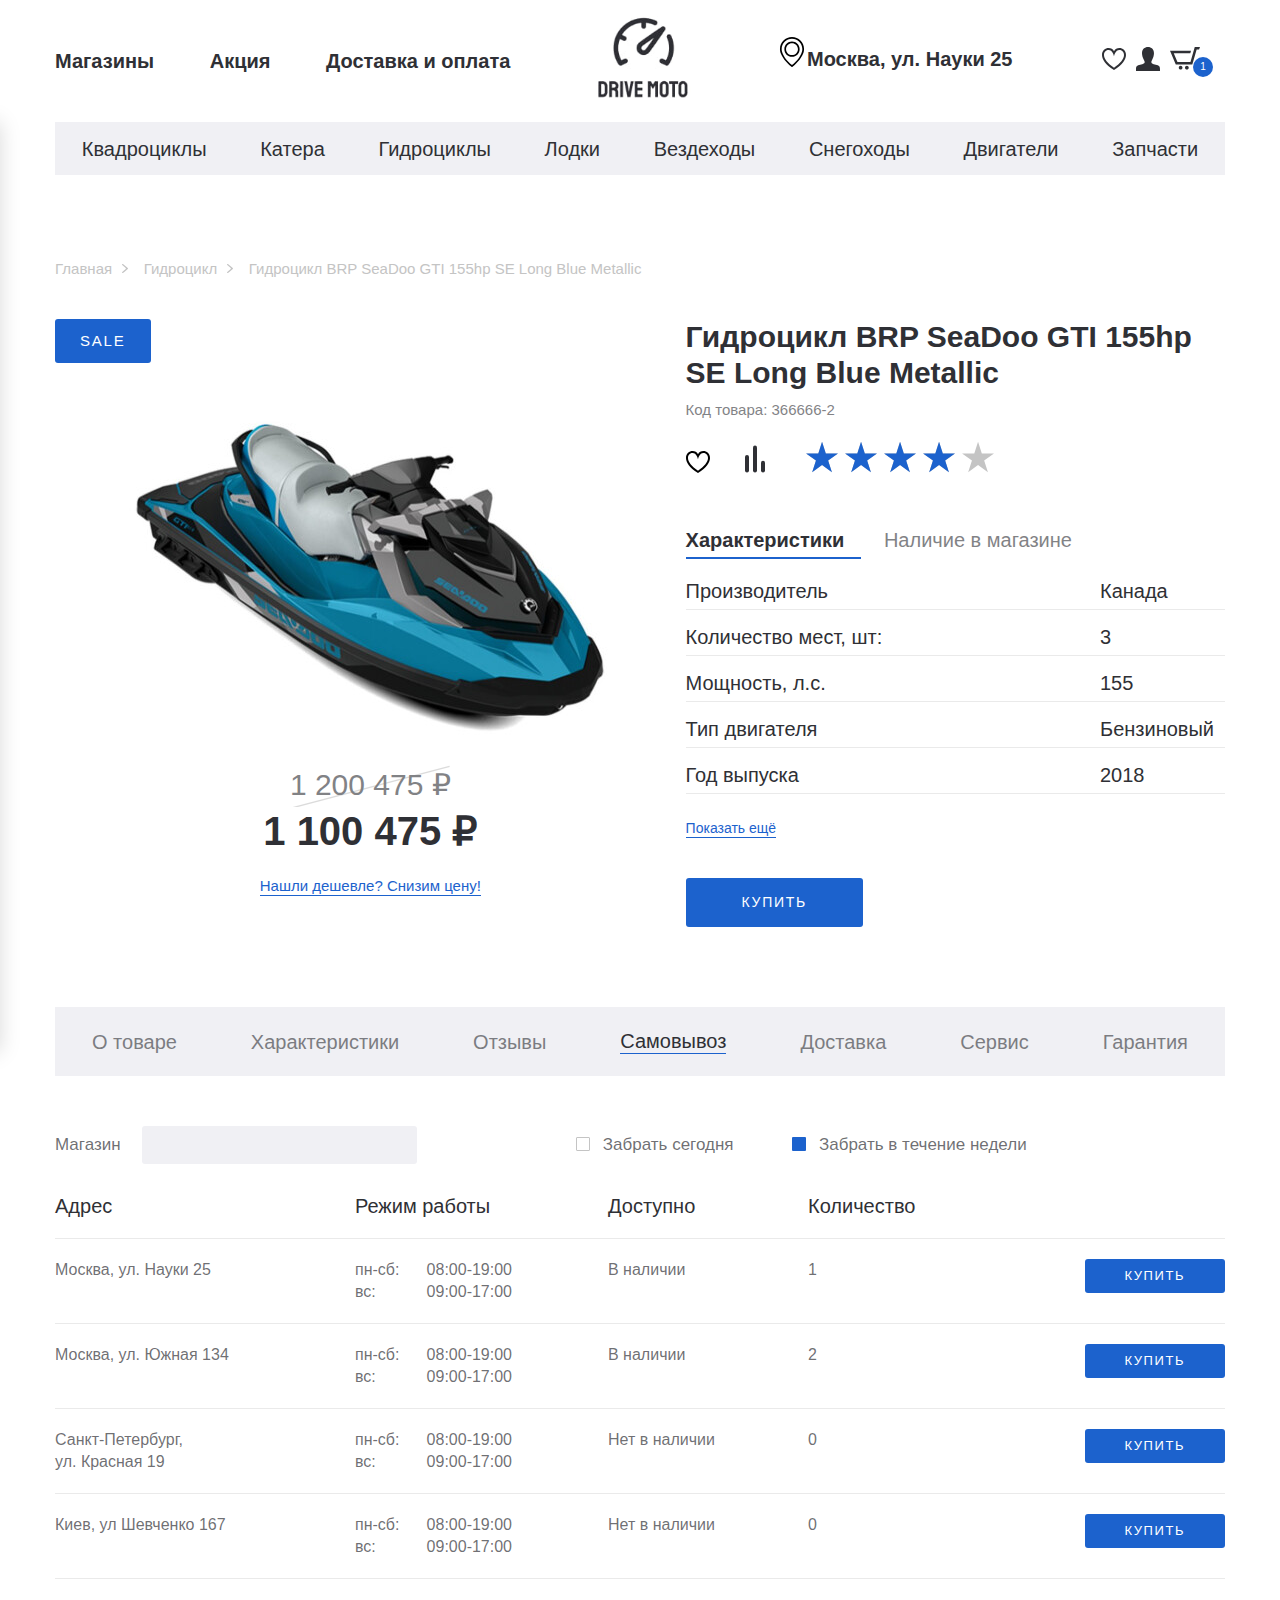
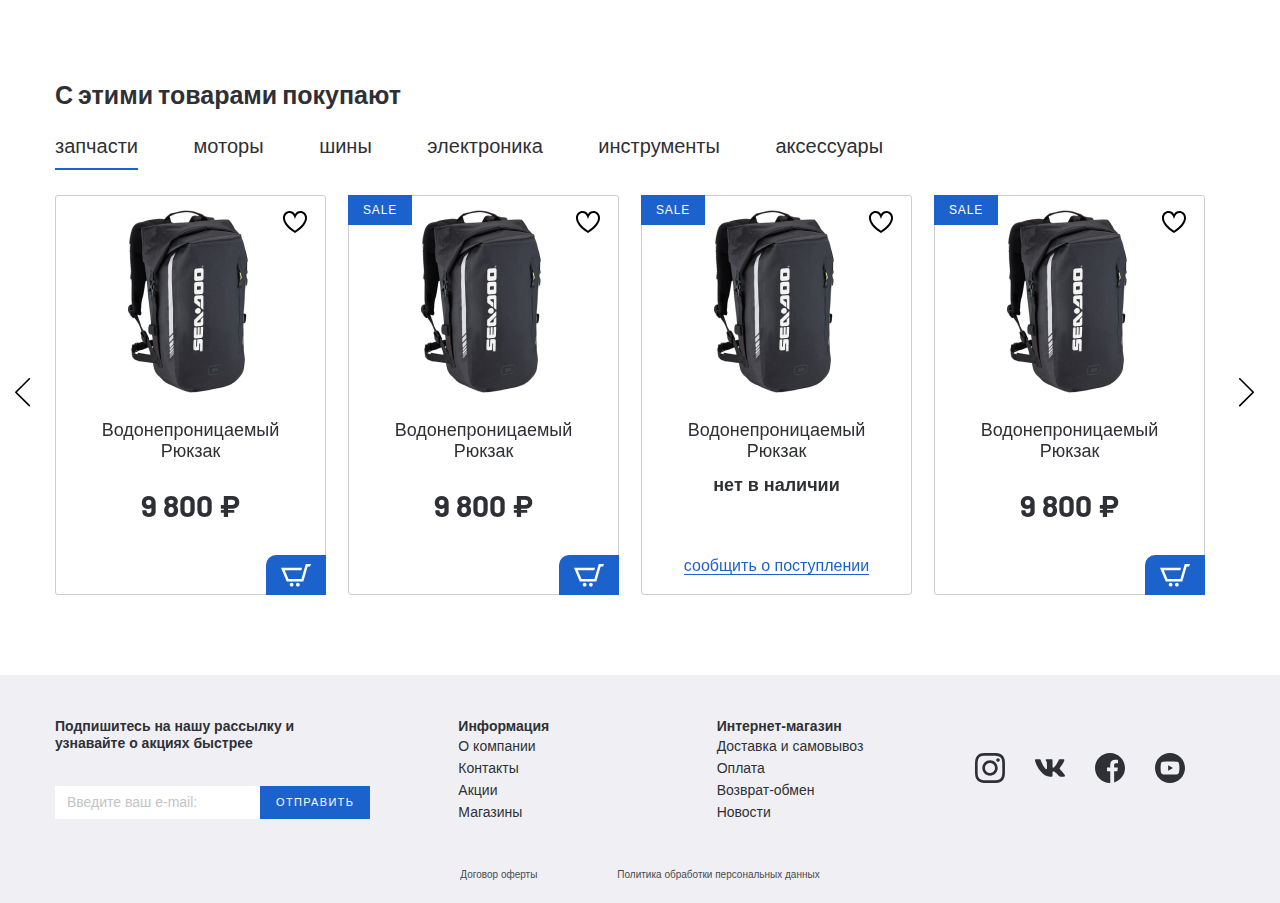
<file: product-page.html>
<!DOCTYPE html>
<html lang="en">

<head>
    <meta charset="UTF-8">
    <meta name="viewport" content="width=device-width, initial-scale=1.0">
    <title>Document</title>
    <link href="https://fonts.googleapis.com/css2?family=Barlow&display=swap" rel="stylesheet">
    <link rel="preconnect" href="https://fonts.googleapis.com">
    <link rel="preconnect" href="https://fonts.gstatic.com" crossorigin>
    <link rel="stylesheet" href="style/normalize.css">
    <link rel="stylesheet" href="style/slick.css">
    <link rel="stylesheet" href="style/fonts.css">
    <link rel="stylesheet" href="style/ion.rangeSlider.min.css">
    <link rel="stylesheet" href="style/jquery.formstyler.css">
    <link rel="stylesheet" href="style/jquery.formstyler.theme.css">
    <link rel="stylesheet" href="style/jquery.rateyo.min.css">
    <link rel="stylesheet" href="style/style.css">
    <link rel="stylesheet" href="style/media.css">
</head>

<body>


    <header class="header">
        <div class="header__top">
            <div class="container">
                <div class="header__top-inner">
                    <nav class="menu">
                        <button class="menu__btn">
                            <div class="menu__btn-line"></div>
                            <div class="menu__btn-line"></div>
                            <div class="menu__btn-line"></div>
                        </button>
                        <ul class="menu__list">
                            <li class="menu__item">
                                <a class="menu__link">
                                    Магазины 
                                </a>
                            </li>
                            <li class="menu__item">
                                <a class="menu__link">
                                    Акция
                                </a>
                            </li> 
                            <li class="menu__item">
                                <a class="menu__link">
                                    Доставка и оплата
                                </a>
                            </li>
                        </ul>
                    </nav>
                    <a class="logo" href="index.html">
                        <img class="logo__img" src="image/kjuj.jpg" alt="">
                    </a>
                    <div class="header__box">
                        <p class="header__adress">
                            Москва,  ул. Науки  25
                        </p>
                        <ul class="user-list">
                            <li class="user-list__item">
                                <a class="user-list__link" href="#">
                                    <img src="image/love-icon.svg" alt="">
                                </a>
                            </li>
                            <li class="user-list__item">
                                <a class="user-list__link" href="#">
                                    <img src="image/user-icon.svg" alt="">
                                </a>
                            </li>
                            <li class="user-list__item">
                                <a class="user-list__link basket" href="#">
                                    <img src="image/korzina-icon.svg" alt="">
                                    <p class="basket__num">1</p>
                                </a>
                            </li>
                        </ul>
                    </div>
                </div>
            </div>
        </div>

        <ul class="menu-mobile__list">
            <li class="menu-mobile__item">
                <a class="menu-mobile__link" href="#">
                    <img class="menu-mobile__img" src="image/user-icon.svg" alt="">
                   <p>Войти</p> 
                </a>
            </li>
            <li class="menu-mobile__item">
                <a class="menu-mobile__link" href="#">
                    <img class="menu-mobile__img" src="image/user-icon.svg" alt="">
                   <p>Регистрация</p> 
                </a>
            </li>
            <li class="menu-mobile__item">
                <a class="menu-mobile__link" href="#">
                    <img class="menu-mobile__img" src="image/favorite.svg" alt="">
                   <p>Избранное</p> 
                </a>
            </li>
            <li class="menu-mobile__item">
                <a class="menu-mobile__link" href="#">
                    <img class="menu-mobile__img" src="image/korzina-icon.svg" alt="">
                   <p>Корзина</p> 
                </a>
            </li>
            <li class="menu-mobile__item">
                <a class="menu-mobile__link" href="#">
                    <img class="menu-mobile__img" src="image/house.svg" alt="">
                   <p>Магазины</p> 
                </a>
            </li>
            <li class="menu-mobile__item">
                <a class="menu-mobile__link" href="#">
                    <img class="menu-mobile__img" src="image/procent.svg" alt="">
                   <p>Акции</p> 
                </a>
            </li>
            <li class="menu-mobile__item">
                <a class="menu-mobile__link" href="#">
                    <img class="menu-mobile__img" src="image/box.svg" alt="">
                   <p>Доставка и оплата</p> 
                </a>
            </li>
            <li class="menu-mobile__item">
                <a class="menu-mobile__link" href="#">
                   <p>Квадроциклы</p> 
                </a>
            </li>
            <li class="menu-mobile__item">
                <a class="menu-mobile__link" href="#">
                   <p>Катера</p> 
                </a>
            </li>
            <li class="menu-mobile__item">
                <a class="menu-mobile__link" href="#">
                   <p>Гидроциклы</p> 
                </a>
            </li>
            <li class="menu-mobile__item">
                <a class="menu-mobile__link" href="#">
                   <p>Лодки</p> 
                </a>
            </li>
            <li class="menu-mobile__item">
                <a class="menu-mobile__link" href="#">
                   <p>Вездеходы</p> 
                </a>
            </li>
            <li class="menu-mobile__item">
                <a class="menu-mobile__link" href="#">
                   <p>Снегоходы</p> 
                </a>
            </li>
            <li class="menu-mobile__item">
                <a class="menu-mobile__link" href="#">
                   <p>Двигатели</p> 
                </a>
            </li>
            <li class="menu-mobile__item">
                <a class="menu-mobile__link" href="#">
                   <p>Запчасти</p> 
                </a>
            </li>
        </ul>

        <div class="menu__mobile-linewrapper">
            <ul class="menu__mobile-line">
                <li class="menu__item">
                    <a class="menu__link">
                        Магазины 
                    </a>
                </li>
                <li class="menu__item">
                    <a class="menu__link">
                        Акция
                    </a>
                </li> 
                <li class="menu__item">
                    <a class="menu__link">
                        Доставка и оплата
                    </a>
                </li>
            </ul>
        </div>
        <div class="header__bottom">
            <div class="container">
                    <ul class="menu-categories">
                       <li class="menu-categories__item">
                        <a class="menu-categories__link" href="#">Квадроциклы</a>
                    </li>
                       <li class="menu-categories__item">
                        <a class="menu-categories__link" href="#">Катера</a>
                    </li>
                       <li class="menu-categories__item">
                        <a class="menu-categories__link" href="#">Гидроциклы</a>
                    </li>
                       <li class="menu-categories__item">
                        <a class="menu-categories__link" href="#">Лодки</a>
                    </li>
                       <li class="menu-categories__item">
                        <a class="menu-categories__link" href="#">Вездеходы</a>
                    </li>
                       <li class="menu-categories__item">
                        <a class="menu-categories__link" href="#">Снегоходы</a>
                    </li>
                       <li class="menu-categories__item">
                        <a class="menu-categories__link" href="#">Двигатели</a>
                    </li>
                       <li class="menu-categories__item">
                        <a class="menu-categories__link" href="#">Запчасти</a>
                    </li>
                    </ul>
                </div>
            </div> 
    </header>


    <div class="breadcrumbs">
        <div class="container">
            <div class="breadcrumbs__inner">
                <ul class="breadcrumbs__list mobile-overflow">
                    <li class="breadcrumbs__list-item">
                        <a href="#">Главная</a>
                    </li>
                    <li class="breadcrumbs__list-item">
                        <a href="#">Гидроцикл</a>
                    </li>
                    <li class="breadcrumbs__list-item">
                        <span>Гидроцикл BRP SeaDoo GTI 155hp SE Long Blue Metallic</span>
                    </li>
                </ul>
            </div>
        </div>
    </div>


    <section class="product-card">
        <div class="container">
            <div class="product-card__inner">
                <div class="product-card__img-box product-item--sale">
                    <img class="product-card__img" src="image/content/gidrotsikl-large.png" alt="">
                    <p class="product-card__price-old">
                        1 200 475 ₽
                    </p>
                    <p class="product-card__price-new">
                        1 100 475 ₽
                    </p>
                    <a class="product-card__link" href="">
                        Нашли дешевле? Снизим цену!
                    </a>
                    <div class="product-card__btn product-card__btn-mobile">
                        <button>Купить</button>
                    </div>
                </div>
                <div class="product-card__content">
                    <h1 class="product-card__title">
                        Гидроцикл BRP SeaDoo GTI 155hp SE Long Blue Metallic
                    </h1>
                    <p class="product-card__code">
                        Код товара: 366666-2 
                    </p>
                    <div class="product-card__buttons">
                        <a class="product-card__icon-favorite" href="#">
                            <img src="image/favorite.svg" alt="">
                        </a>
                        <a class="product-card__icon-comparsion" href="#">
                            <img src="image/comparsion.svg" alt="">
                        </a>
                        <a class="rate" href="#">
                            <div class="rate-yo" data-rateyo-rating="4"></div>
                        </a>
                    </div>
                    <div class="tabs-wrapper product-card__tabs">
                        <div class="tabs">
                            <a class="tab product-card__tab tab--active" href="#product-1">
                                Характеристики
                            </a>        
                            <a class="tab product-card__tab" href="#product-2">
                                Наличие в магазине
                            </a>        
                        </div>
                        <div class="tabs-container">
                            <div id="product-1" class="tabs-content product-card__tab-content tabs-content--active">
                                <ul class="product-card__list">
                                    <li class="product-card__item">
                                        <div class="product-card__item-left">
                                            Производитель
                                        </div>
                                        <div class="product-card__item-right">
                                            Канада
                                        </div>
                                    </li>
                                    <li class="product-card__item">
                                        <div class="product-card__item-left">
                                            Количество мест, шт: 
                                        </div>
                                        <div class="product-card__item-right">
                                            3
                                        </div>
                                    </li>
                                    <li class="product-card__item">
                                        <div class="product-card__item-left">
                                            Мощность, л.с.
                                        </div>
                                        <div class="product-card__item-right">
                                            155
                                        </div>
                                    </li>
                                    <li class="product-card__item">
                                        <div class="product-card__item-left">
                                            Тип двигателя
                                        </div>
                                        <div class="product-card__item-right">
                                            Бензиновый
                                        </div>
                                    </li>
                                    <li class="product-card__item">
                                        <div class="product-card__item-left">
                                            Год выпуска
                                        </div>
                                        <div class="product-card__item-right">
                                            2018
                                        </div>
                                    </li>
                                </ul>
                                <a class="product-card__more">Показать ещё</a>
                                <div class="product-card__btn">
                                    <button>Купить</button>
                                </div>
                            </div>
                            <div id="product-2" class="tabs-content product-card__tab-content">
                                content-2
                            </div>
                        </div>
                    </div>
                </div>
            </div>
        </div>
    </section>

    <section class="card__tabs">
        <div class="container">
            <div class="tabs-wrapper">
                <div class="tabs card__tab-box mobile-overflow">
                    <a class="tab card__tab" href="#product-card__tabs-1">О товаре</a>        
                    <a class="tab card__tab" href="#product-card__tabs-2">Характеристики</a>        
                    <a class="tab card__tab" href="#product-card__tabs-3">Отзывы</a>        
                    <a class="tab card__tab tab--active" href="#product-card__tabs-4">Самовывоз</a>        
                    <a class="tab card__tab" href="#product-card__tabs-5">Доставка</a>        
                    <a class="tab card__tab" href="#product-card__tabs-6">Cервис</a>        
                    <a class="tab card__tab" href="#product-card__tabs-7">Гарантия</a>        
                </div>
            </div>
                <div class="tabs-container">
                    <div id="product-card__tabs-1" class="card__content tabs-content">content</div>
                    <div id="product-card__tabs-2" class="card__content tabs-content">content</div>
                    <div id="product-card__tabs-3" class="card__content tabs-content">content</div>
                    <div id="product-card__tabs-4" class="card__content tabs-content tabs-content--active">
                        <form>
                            <div class="card__top-line">
                                <label class="card__label-search">
                                    Магазин
                                    <input class="card__input-search" type="text">
                                </label>
                                <label class="card__input-pickup">
                                    <input class="filter-style" type="radio" name="pickup">
                                    Забрать сегодня
                                </label>
                                <label class="card__input-pickup">
                                    <input class="filter-style" type="radio" name="pickup" checked>
                                    Забрать в течение недели
                                </label>
                            </div>
                            <ul class="card__list">
                                <li class="card__list-item card__list-itemtitle">
                                    <div class="card__list-address">Адрес</div>
                                    <div class="card__list-workhours">Режим работы</div>
                                    <div class="card__list-avialable">Доступно</div>
                                    <div class="card__list-num">Количество</div>
                                    <div class="card__list-btn"></div>
                                </li>
                                <li class="card__list-item">
                                    <div class="card__list-address">Москва, ул. Науки 25</div>
                                    <div class="card__list-workhours">
                                        <div class="workhours">
                                            <span>пн-сб:</span><span>08:00-19:00</span>
                                        </div>
                                        <div class="workhours">
                                            <span>вс:</span><span>09:00-17:00</span>
                                        </div>
                                    </div>
                                    <div class="card__list-avialable">В наличии</div>
                                    <div class="card__list-num">1</div>
                                    <div class="card__list-btn">
                                        <button type="submit">КУПИТЬ</button>
                                    </div>
                                </li>
                                <li class="card__list-item">
                                    <div class="card__list-address">Москва, ул.  Южная 134</div>
                                    <div class="card__list-workhours">
                                        <div class="workhours">
                                            <span>пн-сб:</span><span>08:00-19:00</span>
                                        </div>
                                        <div class="workhours">
                                            <span>вс:</span><span>09:00-17:00</span>
                                        </div>
                                    </div>
                                    <div class="card__list-avialable">В наличии</div>
                                    <div class="card__list-num">2</div>
                                    <div class="card__list-btn">
                                        <button type="submit">КУПИТЬ</button>
                                    </div>
                                </li>
                                <li class="card__list-item">
                                    <div class="card__list-address">Санкт-Петербург, <br>
                                        ул. Красная 19</div>
                                    <div class="card__list-workhours">
                                        <div class="workhours">
                                            <span>пн-сб:</span><span>08:00-19:00</span>
                                        </div>
                                        <div class="workhours">
                                            <span>вс:</span><span>09:00-17:00</span>
                                        </div>
                                    </div>
                                    <div class="card__list-avialable">Нет в наличии</div>
                                    <div class="card__list-num">0</div>
                                    <div class="card__list-btn">
                                        <button type="submit">КУПИТЬ</button>
                                    </div>
                                </li>
                                <li class="card__list-item">
                                    <div class="card__list-address">Киев, ул Шевченко 167</div>
                                    <div class="card__list-workhours">
                                        <div class="workhours">
                                            <span>пн-сб:</span><span>08:00-19:00</span>
                                        </div>
                                        <div class="workhours">
                                            <span>вс:</span><span>09:00-17:00</span>
                                        </div>
                                    </div>
                                    <div class="card__list-avialable">Нет в наличии</div>
                                    <div class="card__list-num">0</div>
                                    <div class="card__list-btn">
                                        <button type="submit">КУПИТЬ</button>
                                    </div>
                                </li>
                            </ul>
                        </form>
                    </div>
                    <div id="product-card__tabs-5" class="card__content tabs-content">content</div>
                    <div id="product-card__tabs-6" class="card__content tabs-content">content</div>
                    <div id="product-card__tabs-7" class="card__content tabs-content">content</div>
                </div> 
            </div>
    </section>

    <section class="products">
        <div class="container">
            <div class="products__inner">
                <h3 class="product__title">
                    С этими товарами покупают
                </h3>
                <div class="tabs-wrapper">
                    <div class="tabs products__tabs mobile-overflow">
                        <a class="tab products__tab tab--active" href="#popular-tab-1">запчасти</a>        
                        <a class="tab products__tab" href="#popular-tab-2">моторы</a>        
                        <a class="tab products__tab" href="#popular-tab-3">шины</a>        
                        <a class="tab products__tab" href="#popular-tab-4">электроника</a>        
                        <a class="tab products__tab" href="#popular-tab-5">инструменты</a>        
                        <a class="tab products__tab" href="#popular-tab-6">аксессуары</a>              
                    </div>
                </div>
                    <div class="tabs-container products__container">
                        <div id="popular-tab-1" class="tabs-content products__contant tabs-content--active">
                            <div class="product-slider">
                                <div class="product-slider__item">
                                    <div class="product-item__wrapper">
                                        <button class="product-item__favorite"></button>
                                        <button class="product-item__basket">
                                            <img src="image/basket-white.svg" alt="">
                                        </button>
                                        <a class="product-item__notify-link" href="#">
                                            <span>сообщить о поступлении</span> 
                                        </a>
                                        <a class="product-item" href="#">
                                            <p class="product-item__hover-text">
                                                посмотреть товар
                                            </p>
                                            <img class="product-item__img" src="image/content/product-1.png" alt="">
                                            <h4 class="product-item__title">
                                                Водонепроницаемый 
                                                Рюкзак
                                            </h4>
                                            <p class="price product-item__price">9 800 ₽</p>
                                            <p class="product-item__notify-text">
                                                нет в наличии
                                            </p>
                                        </a>
                                    </div>
                                </div>
                                <div class="product-slider__item">
                                    <div class="product-item__wrapper">
                                        <button class="product-item__favorite"></button>
                                        <button class="product-item__basket">
                                            <img src="image/basket-white.svg" alt="">
                                        </button>
                                        <a class="product-item__notify-link" href="#">
                                            <span>сообщить о поступлении</span> 
                                        </a>
                                        <a class="product-item product-item--sale" href="#">
                                            <p class="product-item__hover-text">
                                                посмотреть товар
                                            </p>
                                            <img class="product-item__img" src="image/content/product-1.png" alt="">
                                            <h4 class="product-item__title">
                                                Водонепроницаемый 
                                                Рюкзак
                                            </h4>
                                            <p class="price product-item__price">9 800 ₽</p>
                                            <p class="product-item__notify-text">
                                                нет в наличии
                                            </p>
                                        </a>
                                    </div>
                                </div>
                                <div class="product-slider__item">
                                    <div class="product-item__wrapper product-item__not-available">
                                        <button class="product-item__favorite"></button>
                                        <button class="product-item__basket">
                                            <img src="image/basket-white.svg" alt="">
                                        </button>
                                        <a class="product-item__notify-link" href="#">
                                            <span>сообщить о поступлении</span> 
                                        </a>
                                        <a class="product-item product-item--sale" href="#">
                                            <p class="product-item__hover-text">
                                                посмотреть товар
                                            </p>
                                            <img class="product-item__img" src="image/content/product-1.png" alt="">
                                            <h4 class="product-item__title">
                                                Водонепроницаемый 
                                                Рюкзак
                                            </h4>
                                            <p class="price product-item__price">9 800 ₽</p>
                                            <p class="product-item__notify-text">
                                                нет в наличии
                                            </p>
                                        </a>
                                    </div>
                                </div>
                                <div class="product-slider__item">
                                    <div class="product-item__wrapper">
                                        <button class="product-item__favorite"></button>
                                        <button class="product-item__basket">
                                            <img src="image/basket-white.svg" alt="">
                                        </button>
                                        <a class="product-item__notify-link" href="#">
                                            <span>сообщить о поступлении</span> 
                                        </a>
                                        <a class="product-item product-item--sale" href="#">
                                            <p class="product-item__hover-text">
                                                посмотреть товар
                                            </p>
                                            <img class="product-item__img" src="image/content/product-1.png" alt="">
                                            <h4 class="product-item__title">
                                                Водонепроницаемый 
                                                Рюкзак
                                            </h4>
                                            <p class="price product-item__price">9 800 ₽</p>
                                            <p class="product-item__notify-text">
                                                нет в наличии
                                            </p>
                                        </a>
                                    </div>
                                </div>
                                <div class="product-slider__item">
                                    <div class="product-item__wrapper ">
                                        <button class="product-item__favorite"></button>
                                        <button class="product-item__basket">
                                            <img src="image/basket-white.svg" alt="">
                                        </button>
                                        <a class="product-item__notify-link" href="#">
                                            <span>сообщить о поступлении</span> 
                                        </a>
                                        <a class="product-item" href="#">
                                            <p class="product-item__hover-text">
                                                посмотреть товар
                                            </p>
                                            <img class="product-item__img" src="image/content/product-1.png" alt="">
                                            <h4 class="product-item__title">
                                                Водонепроницаемый 
                                                Рюкзак
                                            </h4>
                                            <p class="price product-item__price">9 800 ₽</p>
                                            <p class="product-item__notify-text">
                                                нет в наличии
                                            </p>
                                        </a>
                                    </div>
                                </div>
                                <div class="product-slider__item">
                                    <div class="product-item__wrapper product-item__not-available">
                                        <button class="product-item__favorite"></button>
                                        <button class="product-item__basket">
                                            <img src="image/basket-white.svg" alt="">
                                        </button>
                                        <a class="product-item__notify-link" href="#">
                                            <span>сообщить о поступлении</span> 
                                        </a>
                                        <a class="product-item product-item--sale" href="#">
                                            <p class="product-item__hover-text">
                                                посмотреть товар
                                            </p>
                                            <img class="product-item__img" src="image/content/product-1.png" alt="">
                                            <h4 class="product-item__title">
                                                Водонепроницаемый 
                                                Рюкзак
                                            </h4>
                                            <p class="price product-item__price">9 800 ₽</p>
                                            <p class="product-item__notify-text">
                                                нет в наличии
                                            </p>
                                        </a>
                                    </div>
                                </div>
                                <div class="product-slider__item">
                                    <div class="product-item__wrapper product-item__not-available">
                                        <button class="product-item__favorite"></button>
                                        <button class="product-item__basket">
                                            <img src="image/basket-white.svg" alt="">
                                        </button>
                                        <a class="product-item__notify-link" href="#">
                                            <span>сообщить о поступлении</span> 
                                        </a>
                                        <a class="product-item product-item--sale" href="#">
                                            <p class="product-item__hover-text">
                                                посмотреть товар
                                            </p>
                                            <img class="product-item__img" src="image/content/product-1.png" alt="">
                                            <h4 class="product-item__title">
                                                Водонепроницаемый 
                                                Рюкзак
                                            </h4>
                                            <p class="price product-item__price">9 800 ₽</p>
                                            <p class="product-item__notify-text">
                                                нет в наличии
                                            </p>
                                        </a>
                                    </div>
                                </div>
                            </div>
                        </div>
                        <div id="popular-tab-2" class="tabs-content products__contant">
                            <div class="product-slider">
                                <div class="product-slider__item">
                                    <div class="product-item__wrapper">
                                        <button class="product-item__favorite"></button>
                                        <button class="product-item__basket">
                                            <img src="image/basket-white.svg" alt="">
                                        </button>
                                        <a class="product-item__notify-link" href="#">
                                            <span>сообщить о поступлении</span> 
                                        </a>
                                        <a class="product-item" href="#">
                                            <p class="product-item__hover-text">
                                                посмотреть товар
                                            </p>
                                            <img class="product-item__img" src="image/content/product-1.png" alt="">
                                            <h4 class="product-item__title">
                                                Водонепроницаемый 
                                                Рюкзак
                                            </h4>
                                            <p class="price product-item__price">9 800 ₽</p>
                                            <p class="product-item__notify-text">
                                                нет в наличии
                                            </p>
                                        </a>
                                    </div>
                                </div>
                                <div class="product-slider__item">
                                    <div class="product-item__wrapper">
                                        <button class="product-item__favorite"></button>
                                        <button class="product-item__basket">
                                            <img src="image/basket-white.svg" alt="">
                                        </button>
                                        <a class="product-item__notify-link" href="#">
                                            <span>сообщить о поступлении</span> 
                                        </a>
                                        <a class="product-item product-item--sale" href="#">
                                            <p class="product-item__hover-text">
                                                посмотреть товар
                                            </p>
                                            <img class="product-item__img" src="image/content/product-1.png" alt="">
                                            <h4 class="product-item__title">
                                                Водонепроницаемый 
                                                Рюкзак
                                            </h4>
                                            <p class="price product-item__price">9 800 ₽</p>
                                            <p class="product-item__notify-text">
                                                нет в наличии
                                            </p>
                                        </a>
                                    </div>
                                </div>
                                <div class="product-slider__item">
                                    <div class="product-item__wrapper product-item__not-available">
                                        <button class="product-item__favorite"></button>
                                        <button class="product-item__basket">
                                            <img src="image/basket-white.svg" alt="">
                                        </button>
                                        <a class="product-item__notify-link" href="#">
                                            <span>сообщить о поступлении</span> 
                                        </a>
                                        <a class="product-item product-item--sale" href="#">
                                            <p class="product-item__hover-text">
                                                посмотреть товар
                                            </p>
                                            <img class="product-item__img" src="image/content/product-1.png" alt="">
                                            <h4 class="product-item__title">
                                                Водонепроницаемый 
                                                Рюкзак
                                            </h4>
                                            <p class="price product-item__price">9 800 ₽</p>
                                            <p class="product-item__notify-text">
                                                нет в наличии
                                            </p>
                                        </a>
                                    </div>
                                </div>
                                <div class="product-slider__item">
                                    <div class="product-item__wrapper">
                                        <button class="product-item__favorite"></button>
                                        <button class="product-item__basket">
                                            <img src="image/basket-white.svg" alt="">
                                        </button>
                                        <a class="product-item__notify-link" href="#">
                                            <span>сообщить о поступлении</span> 
                                        </a>
                                        <a class="product-item product-item--sale" href="#">
                                            <p class="product-item__hover-text">
                                                посмотреть товар
                                            </p>
                                            <img class="product-item__img" src="image/content/product-1.png" alt="">
                                            <h4 class="product-item__title">
                                                Водонепроницаемый 
                                                Рюкзак
                                            </h4>
                                            <p class="price product-item__price">9 800 ₽</p>
                                            <p class="product-item__notify-text">
                                                нет в наличии
                                            </p>
                                        </a>
                                    </div>
                                </div>
                                <div class="product-slider__item">
                                    <div class="product-item__wrapper ">
                                        <button class="product-item__favorite"></button>
                                        <button class="product-item__basket">
                                            <img src="image/basket-white.svg" alt="">
                                        </button>
                                        <a class="product-item__notify-link" href="#">
                                            <span>сообщить о поступлении</span> 
                                        </a>
                                        <a class="product-item" href="#">
                                            <p class="product-item__hover-text">
                                                посмотреть товар
                                            </p>
                                            <img class="product-item__img" src="image/content/product-1.png" alt="">
                                            <h4 class="product-item__title">
                                                Водонепроницаемый 
                                                Рюкзак
                                            </h4>
                                            <p class="price product-item__price">9 800 ₽</p>
                                            <p class="product-item__notify-text">
                                                нет в наличии
                                            </p>
                                        </a>
                                    </div>
                                </div>
                                <div class="product-slider__item">
                                    <div class="product-item__wrapper product-item__not-available">
                                        <button class="product-item__favorite"></button>
                                        <button class="product-item__basket">
                                            <img src="image/basket-white.svg" alt="">
                                        </button>
                                        <a class="product-item__notify-link" href="#">
                                            <span>сообщить о поступлении</span> 
                                        </a>
                                        <a class="product-item product-item--sale" href="#">
                                            <p class="product-item__hover-text">
                                                посмотреть товар
                                            </p>
                                            <img class="product-item__img" src="image/content/product-1.png" alt="">
                                            <h4 class="product-item__title">
                                                Водонепроницаемый 
                                                Рюкзак
                                            </h4>
                                            <p class="price product-item__price">9 800 ₽</p>
                                            <p class="product-item__notify-text">
                                                нет в наличии
                                            </p>
                                        </a>
                                    </div>
                                </div>
                                <div class="product-slider__item">
                                    <div class="product-item__wrapper product-item__not-available">
                                        <button class="product-item__favorite"></button>
                                        <button class="product-item__basket">
                                            <img src="image/basket-white.svg" alt="">
                                        </button>
                                        <a class="product-item__notify-link" href="#">
                                            <span>сообщить о поступлении</span> 
                                        </a>
                                        <a class="product-item product-item--sale" href="#">
                                            <p class="product-item__hover-text">
                                                посмотреть товар
                                            </p>
                                            <img class="product-item__img" src="image/content/product-1.png" alt="">
                                            <h4 class="product-item__title">
                                                Водонепроницаемый 
                                                Рюкзак
                                            </h4>
                                            <p class="price product-item__price">9 800 ₽</p>
                                            <p class="product-item__notify-text">
                                                нет в наличии
                                            </p>
                                        </a>
                                    </div>
                                </div>
                            </div>
                        </div>
                        <div id="popular-tab-3" class="tabs-content products__contant">slider-3</div>
                        <div id="popular-tab-4" class="tabs-content products__contant">slider-4</div>
                        <div id="popular-tab-5" class="tabs-content products__contant">slider-5</div>
                        <div id="popular-tab-6" class="tabs-content products__contant">slider-6</div>
                    </div>
                </div>
            </div>
    </section> 

   
    <footer class="footer">
        <div class="container">
            <div class="footer__top">
                <div class="footer__top-inner">
                    <div class="footer__top-item footer__top-newslatter">
                        <h6 class="footer__top-title">
                            Подпишитесь на нашу рассылку 
                            и узнавайте о акциях быстрее
                        </h6>
                        <form class="footer-form">
                            <input class="footer-form__input" type="text" placeholder="Введите ваш e-mail:">
                            <button class="footer-form__btn" type="submit">Отправить</button>
                        </form>
                    </div>
                    <div class="footer__top-item footer__top-itemdrop">
                        <h6 class="footer__top-title footer__topdrop">
                            Информация
                        </h6>
                        <ul class="footer-list">
                            <li class="footer-list__item"><a href="#">О компании</a></li>
                            <li class="footer-list__item"><a href="#">Контакты</a></li>
                            <li class="footer-list__item"><a href="#">Акции</a></li>
                            <li class="footer-list__item"><a href="#">Магазины</a></li>
                        </ul>
                    </div>
                    <div class="footer__top-item">
                        <h6 class="footer__top-title footer__topdrop">
                            Интернет-магазин
                        </h6>
                        <ul class="footer-list">
                            <li class="footer-list__item"><a href="#">Доставка и самовывоз</a></li>
                            <li class="footer-list__item"><a href="#">Оплата</a></li>
                            <li class="footer-list__item"><a href="#">Возврат-обмен</a></li>
                            <li class="footer-list__item"><a href="#">Новости</a></li>
                        </ul>
                    </div>
                    <div class="footer__top-item footer__top-social">
                        <ul class="social-list">
                            <li class="social-list__item">
                                <a href="#">
                                <img src="image/instagram.svg" alt="">
                                </a>
                            </li>
                                <li class="social-list__item">
                                <a href="#">
                                <img src="image/vkontakte.svg" alt="">
                                </a>
                            </li>
                            <li class="social-list__item">
                                <a href="#">
                                <img src="image/facebook.svg" alt="">
                                </a>
                            </li>
                            <li class="social-list__item">
                                <a href="#">
                                <img src="image/youtube.svg" alt="">
                                </a>
                            </li>
                        </ul>
                    </div>
                </div>
            </div>
            <div class="footer__bottom">
                <a class="footer__bottom-link" href="#">
                    Договор оферты
                </a>
                <a class="footer__bottom-link" href="#">
                    Политика обработки персональных данных
                </a>
            </div> 
        </div>
    </footer>
        
    <script src="https://ajax.googleapis.com/ajax/libs/jquery/3.4.1/jquery.min.js"></script>
    <script src="js/slick.min.js"></script>
    <script src="js/ion.rangeSlider.min.js"></script>
    <script src="js/jquery.formstyler.min.js"></script>
    <script src="js/jquery.rateyo.min.js"></script>
    <script src="js/main.js"></script>
</body>

</html>

<!-- <div class="tabs-wrapper">
    <div class="tabs">
        <a class="tab tab--active" href="#"></a>        
    </div>
    <div class="tabs-container">
        <div class="tabs-content"></div>
    </div>
</div> -->
</file>
<file: style/fonts.css>
@font-face{
    font-family: 'SFProDisplay-Regular', sans-serif;
    src: url('../fonts/SFProDisplay-Regular.woff2') format('woff2'),
         url('../fonts/SFProDisplay-Regular.woff') format('woff');
    font-weight: 400;
    font-style: normal;
    font-display: swap;
}


@font-face{
    font-family: 'SFProDisplay-Medium', sans-serif;
    src: url('../fonts/SFProDisplay-Medium.woff2') format('woff2'),
         url('../fonts/SFProDisplay-Medium.woff') format('woff');
    font-weight: 500;
    font-style: normal;
    font-display: swap;
}


@font-face{
    font-family: 'SFProDisplay-Semibold', sans-serif;
    src: url('../fonts/SFProDisplay-Semibold.woff2') format('woff2'),
         url('../fonts/SFProDisplay-Semibold.woff') format('woff');
    font-weight: 600;
    font-style: normal;
    font-display: swap;
}


@font-face{
    font-family: 'SFProDisplay-Bold', sans-serif;
    src: url('../fonts/SFProDisplay-Bold.woff2') format('woff2'),
         url('../fonts/SFProDisplay-Bold.woff') format('woff');
    font-weight: 700;
    font-style: normal;
    font-display: swap;
}
</file>
<file: style/style.css>
html {
    box-sizing: border-box;

}

*, *::before, *::after{
    box-sizing: inherit;
}

a{
    text-decoration: none;
    color: inherit;
    display: inline-block;
}

ul,
li{
    margin: 0;
    padding: 0;
    list-style: none;
}

h1, h2, h3, h4, h5, h6{
    margin: 0;

}

p{
    margin: 0;
}

body {
    color: #2F3035;
    font-size: 20px;
    line-height: 24px;
    font-weight: 400;
    font-family: 'SFProDisplay-Regular', sans-serif;
    overflow-x: hidden;
    min-width: 320px;
}

.container{
    max-width: 1200px;
    padding: 0 15px;
    margin: 0 auto;
}

.page-section{
    margin-bottom: 80px;
}

/* HEADER START */

.header__top-inner{
    display: flex;
    justify-content: space-between;
    align-items: center;
    min-height: 122px;
    font-family: 'SFProDisplay-Bold', sans-serif;
    font-weight: 700;
}

.menu__btn{
    display: none;
}

.menu__item{
    display: inline-block;
}
.menu__item + .menu__item {
    padding-left: 50px;
}

.header__box{
    display: flex;
}

.header__adress{
    margin-right: 60px;
    width: 265px;
    padding-left: 30px;
    position: relative;
}

.logo__img{
    max-width: 96px;
    width: 100% auto;
    max-height: 87px;
    height: 100% auto;
}

.header__adress::before{
    content : "";
    position: absolute;
    background-image: url('../image/adress-icon.svg');
    width: 30px;
    height: 30px;
    left: 0;
    top: -10px;
}

.menu-mobile__list{
    width: 243px;
    box-shadow: 0px 0px 20px rgba(0, 0, 0, 0.15);
    transform: translateX(-100%);
    transition: all .3s;
    position: absolute;
    z-index: 10;
    background-color: #fff;
}

.menu__mobile-linewrapper{
    display: none;
}

.menu-mobile__list--active{
    transform: translateX(0);
}

.menu-mobile__item{
    position: relative;
    border: 1px solid rgba(0, 0, 0, 0.1);
}

.menu-mobile__link{
    display: block;
    padding-left: 53px;
    padding-top: 36px;
}

.menu-mobile__img{
    position: absolute;
    left: 11px;
    bottom: 0;
}

.user-list{
    margin-right: 15px;
    display: flex;
    align-items: center;
}

.user-list__item{
    padding-right: 10px;
}

.basket{
    position: relative;
}

.basket__num{
    position: absolute;
    font-family: 'SFProDisplay-Medium', sans-serif;
    font-weight: 500;
    color: #fff;
    font-size: 10px;
    line-height: 20px;
    width: 20px;
    height: 20px;
    background-color: #1c62cd;
    border-radius: 50%;
    text-align: center;
    bottom: -2px;
    right: -13px;
}

.header__bottom{
    margin-bottom: 80px;
}

.menu-categories{
    background-color: #f0f0f4;
    display: flex;
    justify-content: space-around;
    align-items: center;
    min-height: 53px;
}

.menu-categories__link{
    transition: all .3s;
    font-weight: 400;
    padding: 15px 0 14px;
    position: relative;
}

.menu-categories__link::before{
    content: "";
    position: absolute;
    width: 0;
    left: auto;
    right: 0;
    background-color: #1c62cd;
    height: 3px;
    bottom: -2px;
    transition: all .3s;
}

.menu-categories__link:hover{
    color: #000;
    
}

.menu-categories__link:hover::before{
    width: 100%;
    right: auto;
    left: 0;
}

.banner-section__inner{
    display: flex;
    justify-content: space-between;
}

.banner-section__slider{
    max-width: 870px;
}

.banner-section__slider-btn, .product-slider__slider-btn{
    position: absolute;
    top: 50%;
    transform: translateY(-50%);
    background-color: transparent;
    border: none;
    margin: 0;
    padding: 0;
    z-index: 5;
    cursor: pointer;
}

.banner-section__slider-btnprev {
    left: 20px;
} 

.banner-section__slider-btnnext {
    right: 20px;
}

.slick-dots {
    position: absolute;
    bottom: 40px;
    left: 0;
    right: 0;
    text-align: center;
}

.slick-dots li {
    display: inline-block;
    padding: 0 5px;
}


.slick-dots button {
    padding: 0;
    font-size: 0; 
    margin: 0;
    width: 11px;
    height: 11px;
    border: 1px solid #fff;
    border-radius: 50%;
    background-color: transparent;
}

.slick-dots .slick-active button{
    background-color: #fff;
} 

.slick-active li button{
    background-color: #fff;
}

.sale-item{
    max-width: 265px;
    text-align: center;
    border: 1px solid #CDCDCD;
    border-radius: 3px;
    display: flex;
    flex-direction: column;
    justify-content: space-between;
    max-height: 400px;
}

.sale-item__top {
    display: flex;
    justify-content: space-between;
    align-items: flex-start;
}

.sale-item__info{
    color: #fff;
    background-color: #1c62cd;
    padding: 8px 20px;
    text-transform: uppercase;
    font-size: 12px;
    line-height: 15px;
    letter-spacing: 0.1rem;
}

.sale-item__price{
    text-align: right;
}

.price{
    font-family: 'Barlow', sans-serif;
    position: relative;
}

.sale-item__price-new {
    font-weight: 700;
    line-height: 32px;
    font-size: 27px;
    color: #1c62cd;
    margin-right: 6px;
    padding-right: 20px;
}

.sale-item__price-new::after{
    content: '';
    background-image: url('../image/icons-prise.svg');
    position: absolute;
    right: 0;
    top: 8px;
    width: 15px;
    height: 18px;
}

.sale-item__price-old {
    font-weight: 400;
    font-size: 14px;
    line-height: 17px;
    color: #c4c4c4;
    margin-right: 15px;
    background-image: url('../image/old-line.svg');
    padding: 2px 5px;
    background-repeat: no-repeat;
    display: inline-block;
}

.sale-item__price-old::after{
    content: '';
    background-image: url('../image/icons-price-old.svg');
    position: absolute;
    right: -10px;
    top: 5px;
    width: 8px;
    height: 10px;
}

.sale-item__footer{
    background-color: #f0f0f4;
    padding: 28px 20px;
    font-size: 18px;
    line-height: 21px;
}

.sale-item__footer span{
    color: #1c62cd;
    display: block;
    font-weight: 700;
    font-family: 'Barlow', sans-serif;
}

.sale-item__title{
    font-size: 18px;
    line-height: 21px;
    font-weight: 700;
    font-family: 'Barlow', sans-serif;
    margin-bottom: 7px;
}

.banner-section__slider-img{
    object-fit: cover;
    min-height: 400px;
}

.sale-item__img{
    object-fit: contain;
    max-height: 177px;
    height: 100%;
}

/* HEADER END */

/* BODY START */


.search__tabs{
    margin-bottom: 25px;
}

.search__tabs-item {
    padding: 11px 26px 12px;
}

.search__tabs.tab--active{
    border-radius: 5px;
    background: #f0f0f4;
    font-weight: 700;
    font-family: 'SFProDisplay-Bold', sans-serif;
}

.tabs-content{
    display: none;
}

.tabs-content.tabs-content--active{
    display: block;
}

.search__content-form{
    display: flex;
}

.search__content-btn{
    font-weight: bold;
    text-transform: uppercase;
    font-size: 14px;
    line-height: 17px;
    letter-spacing: 0,12rem;
    color: #fff;
    font-family: 'SFProDisplay-Bold', sans-serif;
    background: #1c62cd;
    border-radius: 3px;
    padding: 17px 41px;
    border: none; 
    margin-left: -3px;
    cursor: pointer;
}

.search__content-input{
    background: #f0f0f4; 
    border-radius: 3px;
    padding: 5px 20px;
    border: none;
    line-height: 19px;
    font-size: 16px;
    width: 100%;
}

.search__content-input::placeholder{
    color: #656464;
}

.categories__inner{
    display: flex;
    justify-content: space-between;
    flex-wrap: wrap;
}

.categories__item{
    margin-bottom: 30px;
    border: 1px solid #CDCDCD;
    border-radius: 3px;
    width: 370px;
    display: flex;
    padding: 20px 20px 16px;
    justify-content: space-between;
    transition: all .3s;
}


.categories__item-info{
    width: 50%;
    display: flex;
    flex-direction: column;
    justify-content: space-between;
}

.categories__item-img {
    text-align: center;
    width: 50%;
}

.categories__item-img img {
    max-width: 100%;
}

.categories__item-title {
    font-weight: bold;
    font-size: 23px;
    line-height: 28px;
    font-family: 'Barlow', sans-serif; 
    transition: all .3s;  
}

.categories__item:hover {
    box-shadow: 3px 3px 20px rgba(50, 50, 50, 0.25);
}

.categories__item:hover .categories__item-title{
    color: #1c62cd;
}

.categories__item-text {
    font-size: 14px;
    line-height: 17px;
    color: #c4c4c4;
}

.categories__item-text::after {
    content: url('../image/link-arrow.svg');
    padding-left: 2px;
}

.product-item{
    width: 100%;
}

.product-item__wrapper{
    position: relative;
    width: 271px;
    transition: all .3s;
}

.product-item__wrapper.product-item__wrapper--list{
    width: 100%;
}

.product-item {
    min-height: 400px;
    border: 1px solid #CDCDCD;
    border-radius: 3px;
    text-align: center;
    padding: 5px 20px;
    transition: all .3s;  
}

.product-item__title {
    font-weight: normal;
    padding: 14px 0 25px;
    font-size: 18px;
    line-height: 21px;
}

.product-item__favorite {
    position: absolute;
    top: 16px;
    right: 19px;
    width: 24px;
    height: 22px;
    background-color: transparent;
    border: none;
    z-index: 5;
    outline: none;
}

.product-item__favorite::before {
    content: '';
    position: absolute;
    background-image: url('../image/favorite.svg');
    width: 24px;
    height: 22px;
    top: 0;
    left: 0;
}

.product-item__favorite--active::before{
    background-image: url('../image/favorite-active.svg');
}

.product-item__price{
    font-weight: bold;
    font-size: 30px;
    line-height: 36px;
}

.product-item__basket{
    position: absolute;
    width: 60px;
    height: 40px;
    background: #1c62cd;
    border-radius: 10px 0px 0px 0px;
    border: none;
    bottom: 0;
    right: 0;
    padding-top: 7px;
    cursor: pointer;
    z-index: 10;
}

.product-item__hover-text{
    padding: 18px 21px;
    background-color: rgba(255,255,255,.9);
    box-shadow: 0px 0px 15px 0px rgba(0, 0, 0, 0.20);
    border-radius: 3px;
    display: inline-block;
    position: absolute;
    top: 30%;
    opacity: 0;
    transition: all .3s;
}

.product-item:hover .product-item__hover-text{
    opacity: 1;
    color: #2F3035;
}

.product-item:hover {
    box-shadow: 3px 3px 20px 0px rgba(50, 50, 50, 0.25);
    color: #1c62cd;
}

.product-item:hover .product-item__notify-text{
    color: #2F3035;
}

.product-item--sale::before{
    content: 'SALE';
    position: absolute;
    padding: 8px 15px;
    background-color: #1c62cd;
    left: 0;
    top: 0;
    text-transform: uppercase;
    color: #fff;
    font-size: 12px;
    line-height: 14px;
    letter-spacing: 0.07em;
}

.product-item__wrapper.product-item__not-available .product-item__price {
    display: none;
}

.product-item__notify-text{
    display: none;
}

.product-item__wrapper.product-item__not-available .product-item__notify-text{
    display: block;
}

.product-item__notify-text{
    display: none;
    font-size: 18px;
    line-height: 21px;
    font-weight: 700;
}

.product-item__wrapper.product-item__not-available .product-item__basket{
    display: none;
}

.product-item__notify-link {
    display: none;
}

.product-item__wrapper.product-item__not-available .product-item__title{
    padding-bottom: 13px;
}
 
.product-item__wrapper.product-item__not-available .product-item__notify-link{
    display: block;
    position: absolute;
    font-size: 16px;
    line-height: 19px;
    bottom: 20px;
    left: 0;
    right: 0;
    color: #1c62cd;
    text-align: center;
}

.product-item__wrapper.product-item__not-available .product-item__notify-link span{
    border-bottom: 1px solid #1c62cd;
}

.product__title {
    font-family: 'Barlow', sans-serif;
    font-weight: bold;
    font-size: 25px;
    line-height: 30px;
    margin-bottom: 25px;
}

.products__tab + .products__tab{
    margin-left: 50px;
}

.products__tabs{
    margin-bottom: 25px;
}

.products__tab{
    padding-bottom: 10px;
}

.products__tab.tab--active {
    border-bottom: 2px solid #1c62cd;
}

.product-slider__slider-btnprev {
    left: -40px;
} 

.product-slider__slider-btnnext {
    right: -30px;
}

.slick-slide img {
    display: inline;
}

.products{
    margin-bottom: 80px;
}

.product__more{
    text-align: center;
    margin: 35px 0 0;
}

.product__more-link {
    font-size: 15px;
    line-height: 18px; 
    letter-spacing: 0.12em;
    text-transform: uppercase;
    padding: 16px 43px;
    background: #f0f0f4;
}

.banner{
    margin-bottom: 80px;
}

/* BODY END */


/* FOOTER END */

.footer{
    background: #f0f0f4;
}

.footer__bottom{
    padding: 46px 0 22px;
    display: flex;
    justify-content: center;
}

.footer__bottom-link{
    color: #48494D;
    font-size: 10px;
    line-height: 12px;
    margin: 0 40px;
}

.footer__top{
    padding-top: 43px;
}

.footer__top-inner{
    display: flex;
    justify-content: space-between;
}

.footer__top-newslatter.footer__top-item{
    width: 295px;
    margin-right: 50px;
}

.footer__top-title{
    font-weight: bold;
    font-size: 14px;
    line-height: 17px;
}

.footer-form{
    margin-top: 34px;
    display: flex;
    justify-content: space-between;
}

.footer-form__input{
    background-color: #fff;
    border: none;
    font-size: 14px;
    line-height: 17px;
    padding: 0 12px;
}

.footer-form__input::placeholder{
    color: #c4c4c4;
}

.footer-form__btn{
    text-transform: uppercase;
    padding: 10px 16px;
    border: none;
    background-color: #1c62cd;
    color: #fff;
    font-size: 11px;
    line-height: 13px;
    letter-spacing: 0.12em;
    font-family: 'SFProDisplay-Semibold', sans-serif;
}

.footer__top-item{
    width: 200px;
}

.footer-list{
    font-size: 14px;
    line-height: 22px;
}

.footer__top-social.footer__top-item{
    width: 250px;
}

.social-list{
    display: flex;
    align-items: center;
    height: 100%;
}

.social-list__item + .social-list__item{
    margin-left: 30px;
}
/* FOOTER END */

/* <<<<<<<< 2 HTML PAGE >>>>>>>> */

/* BODY PAGE */

.breadcrumbs{
    margin-bottom: 40px;
}

.breadcrumbs__list-item{
    display: inline-block;
    padding-right: 16px;
    margin-right: 10px;
    position: relative;
    font-size: 15px;
    line-height: 18px;
    color: #c4c4c4;
}

.breadcrumbs__list-item::after{
    content: '';
    position: absolute;
    right: 0;
    background-image: url('../image/link-arrow.svg');
    width: 6px;
    height: 9px;
    bottom: 5px;
}

.breadcrumbs__list-item:last-child::after{
    display: none; 
}

.catalog {
    margin-bottom: 100px;
}

.catalog__title{
    font-weight: bold;
    font-family: 'SFProDisplay-Bold', sans-serif;
    font-size: 30px;
    line-height: 36px;
    margin-bottom: 26px;
}

.catalog__filter {
    display: flex;
    justify-content: space-between;
    margin-bottom: 50px;
}

.catalog__filter-items button{
    font-size: 14px;
    line-height: 17px;
    opacity: 0,7;
    background: #f0f0f4;
    border-radius: 3px;
    border: none;
    padding: 5px 22px;
    cursor: pointer;
}

.catalog__filter-items button + .catalog__filter-items button{
    margin-left: 8px;
}

.catalog__filter-btn{
    display: flex;
    align-items: center;    
}

.catalog__filter-btn button{
    background-color: transparent;
    border: none;
    cursor: pointer;
    margin: 0;
    padding: 0;
}

.catalog__filter-btn button + button{
    margin-left: 10px;
}

button.catalog__filter-btngrid {
    width: 26px;
    height: 21px;
}

button.catalog__filter-btnline {
    width: 25px;
    height: 19px;
}

.catalog__filter-button{
    opacity: 0.3;
}

.catalog__filter-button--active{
    opacity: 1;
}

.select-item{
    border: 1px solid #d7d9DF;
    font-size: 14px;
    line-height: 17px;
    margin-right: 34px;
    padding: 7px 10px 7px 20px;
}

.catalog__inner {
    display: flex;
}

.catalog__inner-aside{
    min-width: 290px;
    margin-right: 10px;
}

.aside__btn{
    display: none;
}

.catalog__inner-list {
    display: flex;
    justify-content: space-between;
    flex-wrap: wrap;
}

.catalog__inner-list .product-item__wrapper{
    margin-bottom: 30px;
}

.product-item__img {
    max-width: 100%;
}

.pagination{
    width: 100%;
    margin-top: 70px;
}

.pagination-list{
    display: flex;
    justify-content: center;
}

.pagination-list__item{
    padding: 12px;
    border: 2px solid transparent;
    margin: 0 4px;
    font-size: 18px;
    line-height: 22px;
    color: #c4c4c4;
}

.pagination-list__item.active{
    padding: 13px 15px;
    border: 2px solid #1c62cd;
    color: #1c62cd;
}

.pagination-list__item a{
    display: block;
}

.aside-filter__tabs{
    display: flex;
    justify-content: space-between;
}

.aside-filter__tab {
    font-weight: 400;
    font-size: 16px;
    line-height: 19px;
    letter-spacing: 0.09em;
    text-transform: uppercase;
    color: #c4c4c4;
    width: 50%;
}

.aside-filter__tab.tab--active{
    color: #2F3035;
    font-weight: bold;
    font-family: 'SFProDisplay-Bold', sans-serif;
}

.aside-filter__tab.tab--active span{
    display: inline-block;
    padding-bottom: 7px;
    border-bottom: 2px solid #1c62cd;
}

.aside-filter__item-drop{
    margin: 40px 0;
}

.aside-filter__item-title{
    font-family: 'SFProDisplay-Semibold', sans-serif;
    font-weight: 600;
    font-size: 16px;
    line-height: 19px;
    padding-left: 26px;
}

.filter__item-drop{
    position: relative;
    cursor: pointer;
}

.filter__item-drop::before{
    content: '';
    background-image: url('../image/arrow-down.svg');
    position: absolute;
    left: 0;
    bottom: 5px;
    width: 12px;
    height: 8px;
    transform: rotate(0deg);
}

.filter__item-drop--active::before{
    transform: rotate(180deg);
}

.aside-filter__content{
    display: flex;
    flex-wrap: wrap;
    margin-top: 10px;
}

.aside-filter__content-box{
    width: 50%;
    margin-bottom: 10px;
}

.aside-filter__content-label{
    font-size: 14px;
    cursor: pointer;
    line-height: 17px;
}

.jq-checkbox, .jq-radio{
    background: #fff;
    width: 14px;
    height: 14px;
    border: 1px solid #c4c4c4;
    border-radius: 1px;
    box-shadow: none;
    vertical-align: -1px;
    margin: 0 8px 0 0;
}

.jq-checkbox.checked, .jq-radio.checked{
    background: #1c62cd;
    border: none;
}

.jq-checkbox.checked .jq-checkbox__div{
    width: 8px;
    height: 6px;
    margin: 4px 0 0 3px;
    border-bottom: none;
    border-left: none;
    transform: rotate(0);
    background-image: url('../image/chacked-icon.svg');
}

.jq-radio.checked .jq-radio__div{
    width: 0;
    height: 0;
    margin: 0;
    border-radius: 0;
    background: transparent;
    box-shadow: none;
}

.aside-filter__content.aside-filter__content-radio{
    flex-wrap: nowrap;

}

.irs--flat{
    width: 100%;
    margin-top: -15px;
}

.irs--flat .irs-from, .irs--flat .irs-to, .irs--flat .irs-single{
    display: none;
}

.irs--flat .irs-min, .irs--flat .irs-max{
    top: 55px;
    padding: 0;
    font-size: 14px;
    line-height: 17px;
    text-decoration: underline;
    color: #2F3035;
    font-family: 'Barlow', sans-serif;
    text-shadow: none;
    background-color: transparent;
    border-radius: 0;
    visibility: visible !important;
    padding-left: 27px;
}

.irs-min::before,
.irs-max::before{
    position: absolute;
    color: #c4c4c4;
    font-size: 14px;
    line-height: 17px;
    text-decoration: none;
    left: 0;
}

.irs-min::before{
    content: 'от';
}

.irs-max::before{
    content: 'до';
}

.irs--flat .irs-line{
    top: 25px;
    height: 1px;
    background-color: #e0e0e0;
    border-radius: 0;
}

.irs--flat .irs-bar{
    top: 25px;
    height: 3px;
    background-color: #1c62cd;
}

.irs--flat .irs-handle{
    top: 22px;
    width: 16px;
    height: 16px;
    background-color: transparent;
}

.irs--flat .irs-handle{
    top: 22px;
    width: 8px;
    height: 8px;
    background-color: #1c62cd;
    border-radius: 50%;
}

.irs--flat .irs-handle>i:first-child,
.irs--flat .irs-handle.state_hover>i:first-child, .irs--flat .irs-handle:hover>i:first-child{
    background-color: transparent;
}

.aside-filter__item-list{
    margin: 46px 0 40px;
}

.filter__item-list{
    padding-top: 34px;
    display: flex;
    justify-content: space-between;
    align-items: center;
    border-bottom: 2px solid #c4c4c4;
}

.filter__item-listtitle{
    font-family: 'SFProDisplay-Semibold', sans-serif;
    font-weight: 600;
    font-size: 16px;
    line-height: 19px;
    padding-left: 26px;
}

.filter__item-listselect{
    font-family: 'Barlow', sans-serif;
    font-size: 14px;
    line-height: 17px;
    color: #48494D;
}

.jq-selectbox__select {
    font-family: 'Barlow', sans-serif;
    font-size: 14px;
    line-height: 17px;
    color: #48494D;
    height: 20px;
    padding: 0 25px 0 10px;
    border-radius: 0;
    background: transparent;
    box-shadow: none;
    text-shadow: none;
    border: none;
}

.jq-selectbox__trigger-arrow {
    position: absolute;
    top: 14px;
    right: 12px;
    width: 0;
    height: 0;
    border: none;
}

.jq-selectbox__trigger {
    background-image: url('../image/arrow-down.svg');
    bottom: 5px;
    width: 12px;
    height: 8px;
    border-left: none;
    top: 6px;
    right: 9px;
}

.jq-selectbox__select:hover, .jq-selectbox__select:active{
    background: transparent;
    box-shadow: none;
}

.jq-selectbox.focused .jq-selectbox__select {
    border: none;
}

.jq-selectbox li:hover {
    background: rgba(107, 126, 172, 0.05);
    color: rgba(0, 0, 0, 0.6);
}

.jq-selectbox li.selected{
    background: rgba(107, 126, 172, 0.05);
    color: rgba(0, 0, 0, 0.6);
}

.jq-selectbox li{
    color: rgba(0, 0, 0, 0.6);
}

.jq-selectbox__dropdown{
    border-radius: 0;
    padding-top: 15px;
}

.filter-more{
    width: 100%;
}

.filter-more__btn{
    font-size: 14px;
    line-height: 17px;
    color: #1c62cd;
    border: none;
    border-bottom: 1px solid #1c62cd;
    background-color: transparent;
    padding: 0;
    cursor: pointer;
}

.filter-search{
    width: 100%;
    border: 1px solid #e0e0e0;
    height: 30px;
    padding: 0 20px;
    font-size: 12px;
    line-height: 14px;
    margin-top: 10px;
    margin-bottom: 20px;
}

.filter-search::placeholder{
    color: #bdbec2;
}

.btn-checked .aside-filter__content{
    flex-wrap: nowrap;
    justify-content: space-between;
}

.btn-checked .aside-filter__content-box{
    width: auto;
}

.btn-checked .aside-filter__content-label{
    position: relative;
    height: 25px;
    width: 63px;
    font-weight: bold;
    font-family: 'SFProDisplay-Bold', sans-serif;
    font-size: 12px;
    line-height: 14px;
    letter-spacing: 0.07em;
    color: #c4c4c4;
}

.btn-checked .jq-checkbox{
    height: 25px;
    width: 63px;
    background: #f0f0f4;
    border: none;
}

.btn-checked .jq-checkbox.checked{
    background: #1c62cd;
    color: #fff;
}

.btn-checked .jq-checkbox.checked ~ .btn-checked__text{
    color: #fff;
}

.btn-checked .jq-checkbox.checked .jq-checkbox__div{
    display: none;
}

.btn-checked__text{
    position: absolute;
    top: -7px;
    left: 50%;
    transform: translateX(-57%);
    z-index: 5;
}

.filter-btn__send{
    background: #f0f0f4;
    padding: 16px 85px;
    text-transform: uppercase;
    font-size: 15px;
    line-height: 18px;
    letter-spacing: 0.12em;
    color: #bdbec2;
    border: none;
    cursor: pointer;
    margin-bottom: 15px;
}

.filter-btn__send--active{
    background-color: #1c62cd;
    color: #fff;
}

.aside-filter__item-btn{
    text-align: center;
}

.filter__extra{
    font-size: 13px;
    line-height: 16px;
    position: relative;
    padding-right: 29px;
    display: inline-block;
    margin-bottom: 15px;
}

.filter__extra::after{
    content: '';
    position: absolute;
    right: 0;
    top: 4px;
    width: 12px;
    height: 8px;
    background-image: url('../image/arrow-down.svg');
}

.filter__extra-content{
    display: none;
}

.filter__extra.filter__item-drop--active::after{
    transform: rotate(180deg);
}

.filter-btn__reset{
    background-color: transparent;
    padding: 0;
    border: none;
    border-bottom: 1px solid #c4c4c4;
    font-size: 13px;
    line-height: 16px;
    display: inline-block;
    color: #c4c4c4;
}



/* NEXT PAGE PRODUCT-PAGE */

.product-card{
    margin-bottom: 80px;
}

.product-card__inner{
    display: flex;
    justify-content: space-between;
}

.product-card__img-box{
    width: 500;
    padding-top: 64px;
    text-align: center;
    font-family: 'Barlow' sans-serif;
    position: relative;
}

.product-card__img-box::before{
    font-size: 15px;
    line-height: 18px;
    letter-spacing: 0.12em;
    padding: 13px 25px;
    border-radius: 3px;
}

.product-card__price-old{
    font-size: 30px;
    line-height: 44px;
    opacity: 0.6;
    display: inline-block;
    background-image: url('../image/old-line.svg');
    background-repeat: no-repeat;
    background-size: cover;
}

.product-card__price-new{
    font-weight: bold;
    font-size: 40px;
    line-height: 48px;
    margin-bottom: 17px;
}

.product-card__link{
    border-bottom: 1px solid #1c62cd;
    line-height: 18px;
    font-size: 15px;
    color: #1c62cd;
}

.product-card__content{
    width: 570px;
}

.product-card__title{
    font-weight: bold;
    font-size: 30px;
    line-height: 36px;
    font-family: 'SFProDisplay-Bold', sans-serif;
    margin-bottom: 10px;
}

.product-card__code{
    font-size: 15px;
    line-height: 18px;
    opacity: 0.6;
    margin-bottom: 22px;
}

.product-card__buttons{
    margin-bottom: 50px;
}

.product-card__tab{
    font-size: 20px;
    line-height: 24px;
    opacity: 0.6;
    padding-bottom: 5px;
    padding-right: 17px;
    margin-bottom: 5px;
}

.product-card__tab + .product-card__tab{
    padding-left: 17px;
}

.product-card__tab.tab--active{
    opacity: 1;
    border-bottom: 2px solid #1c62cd;
    font-weight: bold;
    font-family: 'SFProDisplay-Bold', sans-serif;
}

.product-card__item{
    padding: 15px 0 6px;
    border-bottom: 1px solid rgba(47, 48, 53, 0.1);
    display: flex;
    justify-content: space-between;
}

.product-card__item-left{
    padding-right: 15px;
}

.product-card__item-right{
    width: 125px;
}

.product-card__list{
    margin-bottom: 20px;
}

.product-card__more{
    font-size: 14px;
    line-height: 17px;
    color: #1c62cd;
    border-bottom: 1px solid #1c62cd;
    margin-bottom: 40px;
}   

.product-card__btn button{
    font-size: 14px;
    line-height: 17px;
    text-align: center;
    letter-spacing: 0.12em;
    text-transform: uppercase;
    color: #fff;
    padding: 16px 56px;
    border-radius: 3px;
    background: #1c62cd;
    border: none;
    cursor: pointer;
}

.product-card__buttons a + a{
    margin-left: 30px;
}

.card__tabs{
    margin-bottom: 100px;
}

.card__tab-box{
    background: #f0f0f4;
    display: flex;
    justify-content: space-around;
    align-items: center;
    padding: 22px 0;   
    margin-bottom: 50px;
}

.card__tab{
    font-size: 20px;
    line-height: 24px;
    opacity: 0.6;
    color: #2F3035;
}

.card__tab.tab--active{
    border-bottom: 1px solid #1c62cd;
    opacity: 1;
}

.card__top-line{
    margin-bottom: 10px;
}

.card__label-search{
    font-size: 17px;
    line-height: 20px;
    color: rgba(47, 48, 53, 0.7);
}

.card__input-search{
    border-radius: 3px;
    background: #f0f0f4;
    margin-left: 17px;
    padding: 9px 37px 9px 17px;
    border: none;
    margin-right: 100px;
}

.card__input-pickup{
    margin-left: 54px;
    font-size: 17px;
    line-height: 20px;
    color: rgba(47, 48, 53, 0.7);
}

.card__list-item{
    padding: 20px 0;
    border-bottom: 1px solid rgba(47, 48, 53, 0.1);
    display: flex;
    font-size: 16px;
    line-height: 22px;
    color: rgba(47, 48, 53, 0.7);
}

.card__list-itemtitle{
    color: rgba(47, 48, 53);
    font-size: 20px;
    line-height: 24px;
}

.card__list-address{
    width: 220px;
    margin-right: 80px;
}

.card__list-workhours{
    width: 157px;
    margin-right: 96px;
}

.workhours{
    display: flex;
    justify-content: space-between; 
}

.card__list-avialable{
    width: 140px;
    margin-right: 60px;
}

.card__list-num{
    width: 104px;
}

.card__list-btn{
    margin-left: auto;
}

.card__list-btn button{
    font-size: 13px;
    line-height: 16px;
    letter-spacing: 0.12em;
    color: #fff;
    padding: 9px 40px;
    text-transform: uppercase;
    background-color: #1c62cd;
    border-radius: 3px;
    border: none;
    cursor: pointer;
}

.product-slider .slick-dots{
    bottom: -30px;
}

.product-slider .slick-dots button{
    background-color: #c4c4c4;
}

.product-slider .slick-dots .slick-active button{
    background-color: #1c62cd;
}

.footer__topdrop{
    pointer-events: none;
}

.product-card__btn-mobile{
    display: none;
}
</file>
<file: style/media.css>
@media (max-width: 1300px){
    .product-more{
        margin-top: 60px;
    }
}

@media (max-width: 1200px){
    .banner-section__slider-img{
        min-height: 380px; 
        max-width: 600px;
    }
    .banner-section__inner{
        justify-content: space-around;
    }
    .banner-section__slider{
        max-width: 600px;
    }
    .categories__inner{
        justify-content: space-around;
    }
    .banner__link img{
        width: 100%;
    }
    .catalog__inner-list{
        justify-content: space-around;
    }
}

@media (max-width: 1100px){
    .menu__item + .menu__item {
        padding-left: 20px;
    }
    .header__adress {
        margin-right: 20px;
    }
    .card__input-search{
        margin-right: 0;
    }
}

@media (max-width: 968px){
    .header__bottom{
        display: none;
    }
    .menu__list{
        display: none;
    }
    .menu__btn{
        display: block;
        background-color: transparent;
        cursor: pointer;
        border: none;
        padding: 0;
    }
    .menu__btn-line{
        background: #2f3035;
        border-radius: 3px;
        height: 3px;
        width: 34px;
        margin: 8px 0;
    }
    .menu__mobile-linewrapper{
        display: block;
        font-weight: bold;
        font-family: 'SFProDisplay-Bold', sans-serif;
        font-size: 20px;
        line-height: 24px;
        background: #f0f0f4;
        overflow-x: scroll;
    }
    .menu__mobile-line{
        padding: 14px 0 14px 15px;
        width: 450px;
    }
    .banner-section__inner{
        margin-top: 25px;
        flex-wrap: wrap;
        justify-content: center;
    }
    .banner-section__slider-item{
        text-align: center;
    }
    .banner-section__slider{
        max-width: 100%;
    }   
    .banner-section__slider-img{
        max-width: 100%;
        margin-bottom: 25px;
    }
    .banner-section__slider-btn{
        display: none;
    }
    .banner-section__slider{
        max-width: 100%;
    }
    .banner-section .container{
        padding: 0;
    }
    .mobile-overflow{
        width: 900px;
    }
    .catalog__filter-itemsinner, .tabs-wrapper, .breadcrumbs__inner{
        overflow-x: scroll;
    }
    .tabs-wrapper.tabs-wrapper--no-scroll{
        overflow: hidden;
    }
    .product-card__inner{
        flex-wrap: wrap;
    }
    .product-card__tabs{
        display: none;
    }
    .product-card__content{
        order: -1;
    }
    .product-card__btn-mobile{
        display: block;
        margin-top: 40px;
    }
    .product-card__img-box{
        width: 100%;
    }
}

@media (max-width: 940px){
    .footer__top-inner{
        flex-wrap: wrap;
        justify-content: space-around;
    }
    .footer__top-item{
        margin-bottom: 25px;
    }
    .catalog__filter-btn button{
        display: none;
    }
    .catalog__filter-btn{
        margin-top: 30px;
    }
    .catalog__filter{
        display: block;
    }
    .card__top-line label{
        display: block;
        width: 100%;
        margin-bottom: 25px;
        margin-left: 0;
    }
    .card__list-item{
        display: block;
    }
    .card__list-item div{
        margin-bottom: 15px;
    }
    .card__list-itemtitle{
        display: none;
    }
}

@media (max-width: 640px){
    .header__adress{
        display: none;
    }
    .banner-section__slider-img{
        min-height: 200px;
    }
    .banner-section .container{
        padding: 0;
    }
    .search__content-btn {
        font-size: 0px;
        line-height: 0;
        background-image: url('../image/search.svg');
        width: 24px;
        height: 24px;    
        padding: 17px;
        background-color: transparent; 
        background-repeat: no-repeat;
        cursor: pointer;
        position: absolute;
        right: 8px;
        top: 13px;
    }
    .search__content-input{
        height: 50px;
        padding-right: 50px;
    }
    .search__content-form{
        position: relative;
    }
    .banner__link img{
        min-height: 90px;
        object-fit: cover;
    }
    .catalog__inner{
        flex-wrap: wrap;
    }
    .aside__btn{
        display: block;
        text-transform: uppercase;
        font-weight: 700;
        text-align: center;
        padding: 15px 0;
        color: #FFF;
        width: 100%;
        background-color: #1c62cd;
        margin-bottom: 30px;
    }
    .aside-filter{
        display: none;  
    }
    .product-card__title{
        font-size: 20px;
        line-height: 24px;
    }
    .product-card__buttons a + a{
        margin-left: 0;
    }
    .product-card__img{
        width: 100%;
    }
}

@media (max-width: 540px){
    .footer__top-item{
        width: 100%;
    }
    .footer__bottom{
        flex-direction: column;
        align-items: start;
    }
    .footer__bottom-link{
        margin: 12px 0;
    }
    .footer__top-inner{
        justify-content: start;
    }
    .footer__top-social.footer__top-item{
        width: 100%;
        border-bottom: none;
    }
    .footer__top-newslatter.footer__top-item{
        margin-right: auto;
        margin-left: auto;
        width: 290px;
        text-align: center;
    }
    .social-list{
        justify-content: center;
    }
    .footer-list{
        display: none;
    }
    .footer__top-title.footer__topdrop{
        font-size: 14px;
        line-height: 18px;
        color: #7f7f7f;
        font-weight: 500;
        padding: 15px 0;
    }
    .footer__top-item{
        border-bottom: 2px solid #f9f9fc;
    }
    .footer__top-itemdrop{
        margin-bottom: 0;
        border-top: 2px solid #f9f9fc;
    }
    .footer__topdrop{
        position: relative;
    }
    .footer__topdrop::after{
        content: '';
        background-image: url(../image/arrow-down.svg);
        position: absolute;
        right: 0;
        top: 21px;
        bottom: 5px;
        width: 12px;
        height: 8px;
    }
    .footer__topdrop--active::after{
        transform: rotate(180deg);
    }
    .footer__topdrop{
        pointer-events: auto;
    }
}

@media (max-width: 440px){
    .banner-section__slider-img{
        min-height: 164px;
    }
    .categories__item{
        padding: 20px 10px 16px;
    }
    .pagination-list__item{
        margin: 0;
    }
}
</file>
<file: style/ion.rangeSlider.min.css>
/*!Ion.RangeSlider, 2.3.1, © Denis Ineshin, 2010 - 2019, IonDen.com, Build date: 2019-12-19 16:51:02*/.irs{position:relative;display:block;-webkit-touch-callout:none;-webkit-user-select:none;-khtml-user-select:none;-moz-user-select:none;-ms-user-select:none;user-select:none;font-size:12px;font-family:Arial,sans-serif}.irs-line{position:relative;display:block;overflow:hidden;outline:none !important}.irs-bar{position:absolute;display:block;left:0;width:0}.irs-shadow{position:absolute;display:none;left:0;width:0}.irs-handle{position:absolute;display:block;box-sizing:border-box;cursor:default;z-index:1}.irs-handle.type_last{z-index:2}.irs-min,.irs-max{position:absolute;display:block;cursor:default}.irs-min{left:0}.irs-max{right:0}.irs-from,.irs-to,.irs-single{position:absolute;display:block;top:0;left:0;cursor:default;white-space:nowrap}.irs-grid{position:absolute;display:none;bottom:0;left:0;width:100%;height:20px}.irs-with-grid .irs-grid{display:block}.irs-grid-pol{position:absolute;top:0;left:0;width:1px;height:8px;background:#000}.irs-grid-pol.small{height:4px}.irs-grid-text{position:absolute;bottom:0;left:0;white-space:nowrap;text-align:center;font-size:9px;line-height:9px;padding:0 3px;color:#000}.irs-disable-mask{position:absolute;display:block;top:0;left:-1%;width:102%;height:100%;cursor:default;background:rgba(0,0,0,0);z-index:2}.lt-ie9 .irs-disable-mask{background:#000;filter:alpha(opacity=0);cursor:not-allowed}.irs-disabled{opacity:.4}.irs-hidden-input{position:absolute !important;display:block !important;top:0 !important;left:0 !important;width:0 !important;height:0 !important;font-size:0 !important;line-height:0 !important;padding:0 !important;margin:0 !important;overflow:hidden;outline:none !important;z-index:-9999 !important;background:none !important;border-style:solid !important;border-color:transparent !important}.irs--flat{height:40px}.irs--flat.irs-with-grid{height:60px}.irs--flat .irs-line{top:25px;height:12px;background-color:#e1e4e9;border-radius:4px}.irs--flat .irs-bar{top:25px;height:12px;background-color:#ed5565}.irs--flat .irs-bar--single{border-radius:4px 0 0 4px}.irs--flat .irs-shadow{height:1px;bottom:16px;background-color:#e1e4e9}.irs--flat .irs-handle{top:22px;width:16px;height:18px;background-color:transparent}.irs--flat .irs-handle>i:first-child{position:absolute;display:block;top:0;left:50%;width:2px;height:100%;margin-left:-1px;background-color:#da4453}.irs--flat .irs-handle.state_hover>i:first-child,.irs--flat .irs-handle:hover>i:first-child{background-color:#a43540}.irs--flat .irs-min,.irs--flat .irs-max{top:0;padding:1px 3px;color:#999;font-size:10px;line-height:1.333;text-shadow:none;background-color:#e1e4e9;border-radius:4px}.irs--flat .irs-from,.irs--flat .irs-to,.irs--flat .irs-single{color:white;font-size:10px;line-height:1.333;text-shadow:none;padding:1px 5px;background-color:#ed5565;border-radius:4px}.irs--flat .irs-from:before,.irs--flat .irs-to:before,.irs--flat .irs-single:before{position:absolute;display:block;content:"";bottom:-6px;left:50%;width:0;height:0;margin-left:-3px;overflow:hidden;border:3px solid transparent;border-top-color:#ed5565}.irs--flat .irs-grid-pol{background-color:#e1e4e9}.irs--flat .irs-grid-text{color:#999}.irs--big{height:55px}.irs--big.irs-with-grid{height:70px}.irs--big .irs-line{top:33px;height:12px;background-color:white;background:linear-gradient(to bottom, #ddd -50%, white 150%);border:1px solid #ccc;border-radius:12px}.irs--big .irs-bar{top:33px;height:12px;background-color:#92bce0;border:1px solid #428bca;background:linear-gradient(to bottom, #ffffff 0%, #428bca 30%, #b9d4ec 100%);box-shadow:inset 0 0 1px 1px rgba(255,255,255,0.5)}.irs--big .irs-bar--single{border-radius:12px 0 0 12px}.irs--big .irs-shadow{height:1px;bottom:16px;background-color:rgba(66,139,202,0.5)}.irs--big .irs-handle{top:25px;width:30px;height:30px;border:1px solid rgba(0,0,0,0.3);background-color:#cbcfd5;background:linear-gradient(to bottom, white 0%, #B4B9BE 30%, white 100%);box-shadow:1px 1px 2px rgba(0,0,0,0.2),inset 0 0 3px 1px white;border-radius:30px}.irs--big .irs-handle.state_hover,.irs--big .irs-handle:hover{border-color:rgba(0,0,0,0.45);background-color:#939ba7;background:linear-gradient(to bottom, white 0%, #919BA5 30%, white 100%)}.irs--big .irs-min,.irs--big .irs-max{top:0;padding:1px 5px;color:white;text-shadow:none;background-color:#9f9f9f;border-radius:3px}.irs--big .irs-from,.irs--big .irs-to,.irs--big .irs-single{color:white;text-shadow:none;padding:1px 5px;background-color:#428bca;background:linear-gradient(to bottom, #428bca 0%, #3071a9 100%);border-radius:3px}.irs--big .irs-grid-pol{background-color:#428bca}.irs--big .irs-grid-text{color:#428bca}.irs--modern{height:55px}.irs--modern.irs-with-grid{height:55px}.irs--modern .irs-line{top:25px;height:5px;background-color:#d1d6e0;background:linear-gradient(to bottom, #e0e4ea 0%, #d1d6e0 100%);border:1px solid #a3adc1;border-bottom-width:0;border-radius:5px}.irs--modern .irs-bar{top:25px;height:5px;background:#20b426;background:linear-gradient(to bottom, #20b426 0%, #18891d 100%)}.irs--modern .irs-bar--single{border-radius:5px 0 0 5px}.irs--modern .irs-shadow{height:1px;bottom:21px;background-color:rgba(209,214,224,0.5)}.irs--modern .irs-handle{top:37px;width:12px;height:13px;border:1px solid #a3adc1;border-top-width:0;box-shadow:1px 1px 1px rgba(0,0,0,0.1);border-radius:0 0 3px 3px}.irs--modern .irs-handle>i:nth-child(1){position:absolute;display:block;top:-4px;left:1px;width:6px;height:6px;border:1px solid #a3adc1;background:white;transform:rotate(45deg)}.irs--modern .irs-handle>i:nth-child(2){position:absolute;display:block;box-sizing:border-box;top:0;left:0;width:10px;height:12px;background:#e9e6e6;background:linear-gradient(to bottom, white 0%, #e9e6e6 100%);border-radius:0 0 3px 3px}.irs--modern .irs-handle>i:nth-child(3){position:absolute;display:block;box-sizing:border-box;top:3px;left:3px;width:4px;height:5px;border-left:1px solid #a3adc1;border-right:1px solid #a3adc1}.irs--modern .irs-handle.state_hover,.irs--modern .irs-handle:hover{border-color:#7685a2;background:#c3c7cd;background:linear-gradient(to bottom, #ffffff 0%, #919ba5 30%, #ffffff 100%)}.irs--modern .irs-handle.state_hover>i:nth-child(1),.irs--modern .irs-handle:hover>i:nth-child(1){border-color:#7685a2}.irs--modern .irs-handle.state_hover>i:nth-child(3),.irs--modern .irs-handle:hover>i:nth-child(3){border-color:#48536a}.irs--modern .irs-min,.irs--modern .irs-max{top:0;font-size:10px;line-height:1.333;text-shadow:none;padding:1px 5px;color:white;background-color:#d1d6e0;border-radius:5px}.irs--modern .irs-from,.irs--modern .irs-to,.irs--modern .irs-single{font-size:10px;line-height:1.333;text-shadow:none;padding:1px 5px;background-color:#20b426;color:white;border-radius:5px}.irs--modern .irs-from:before,.irs--modern .irs-to:before,.irs--modern .irs-single:before{position:absolute;display:block;content:"";bottom:-6px;left:50%;width:0;height:0;margin-left:-3px;overflow:hidden;border:3px solid transparent;border-top-color:#20b426}.irs--modern .irs-grid{height:25px}.irs--modern .irs-grid-pol{background-color:#dedede}.irs--modern .irs-grid-text{color:silver;font-size:13px}.irs--sharp{height:50px;font-size:12px;line-height:1}.irs--sharp.irs-with-grid{height:57px}.irs--sharp .irs-line{top:30px;height:2px;background-color:black;border-radius:2px}.irs--sharp .irs-bar{top:30px;height:2px;background-color:#ee22fa}.irs--sharp .irs-bar--single{border-radius:2px 0 0 2px}.irs--sharp .irs-shadow{height:1px;bottom:21px;background-color:rgba(0,0,0,0.5)}.irs--sharp .irs-handle{top:25px;width:10px;height:10px;background-color:#a804b2}.irs--sharp .irs-handle>i:first-child{position:absolute;display:block;top:100%;left:0;width:0;height:0;border:5px solid transparent;border-top-color:#a804b2}.irs--sharp .irs-handle.state_hover,.irs--sharp .irs-handle:hover{background-color:black}.irs--sharp .irs-handle.state_hover>i:first-child,.irs--sharp .irs-handle:hover>i:first-child{border-top-color:black}.irs--sharp .irs-min,.irs--sharp .irs-max{color:white;font-size:14px;line-height:1;top:0;padding:3px 4px;opacity:.4;background-color:#a804b2;border-radius:2px}.irs--sharp .irs-from,.irs--sharp .irs-to,.irs--sharp .irs-single{font-size:14px;line-height:1;text-shadow:none;padding:3px 4px;background-color:#a804b2;color:white;border-radius:2px}.irs--sharp .irs-from:before,.irs--sharp .irs-to:before,.irs--sharp .irs-single:before{position:absolute;display:block;content:"";bottom:-6px;left:50%;width:0;height:0;margin-left:-3px;overflow:hidden;border:3px solid transparent;border-top-color:#a804b2}.irs--sharp .irs-grid{height:25px}.irs--sharp .irs-grid-pol{background-color:#dedede}.irs--sharp .irs-grid-text{color:silver;font-size:13px}.irs--round{height:50px}.irs--round.irs-with-grid{height:65px}.irs--round .irs-line{top:36px;height:4px;background-color:#dee4ec;border-radius:4px}.irs--round .irs-bar{top:36px;height:4px;background-color:#006cfa}.irs--round .irs-bar--single{border-radius:4px 0 0 4px}.irs--round .irs-shadow{height:4px;bottom:21px;background-color:rgba(222,228,236,0.5)}.irs--round .irs-handle{top:26px;width:24px;height:24px;border:4px solid #006cfa;background-color:white;border-radius:24px;box-shadow:0 1px 3px rgba(0,0,255,0.3)}.irs--round .irs-handle.state_hover,.irs--round .irs-handle:hover{background-color:#f0f6ff}.irs--round .irs-min,.irs--round .irs-max{color:#333;font-size:14px;line-height:1;top:0;padding:3px 5px;background-color:rgba(0,0,0,0.1);border-radius:4px}.irs--round .irs-from,.irs--round .irs-to,.irs--round .irs-single{font-size:14px;line-height:1;text-shadow:none;padding:3px 5px;background-color:#006cfa;color:white;border-radius:4px}.irs--round .irs-from:before,.irs--round .irs-to:before,.irs--round .irs-single:before{position:absolute;display:block;content:"";bottom:-6px;left:50%;width:0;height:0;margin-left:-3px;overflow:hidden;border:3px solid transparent;border-top-color:#006cfa}.irs--round .irs-grid{height:25px}.irs--round .irs-grid-pol{background-color:#dedede}.irs--round .irs-grid-text{color:silver;font-size:13px}.irs--square{height:50px}.irs--square.irs-with-grid{height:60px}.irs--square .irs-line{top:31px;height:4px;background-color:#dedede}.irs--square .irs-bar{top:31px;height:4px;background-color:black}.irs--square .irs-shadow{height:2px;bottom:21px;background-color:#dedede}.irs--square .irs-handle{top:25px;width:16px;height:16px;border:3px solid black;background-color:white;-webkit-transform:rotate(45deg);-ms-transform:rotate(45deg);transform:rotate(45deg)}.irs--square .irs-handle.state_hover,.irs--square .irs-handle:hover{background-color:#f0f6ff}.irs--square .irs-min,.irs--square .irs-max{color:#333;font-size:14px;line-height:1;top:0;padding:3px 5px;background-color:rgba(0,0,0,0.1)}.irs--square .irs-from,.irs--square .irs-to,.irs--square .irs-single{font-size:14px;line-height:1;text-shadow:none;padding:3px 5px;background-color:black;color:white}.irs--square .irs-grid{height:25px}.irs--square .irs-grid-pol{background-color:#dedede}.irs--square .irs-grid-text{color:silver;font-size:11px}
</file>
